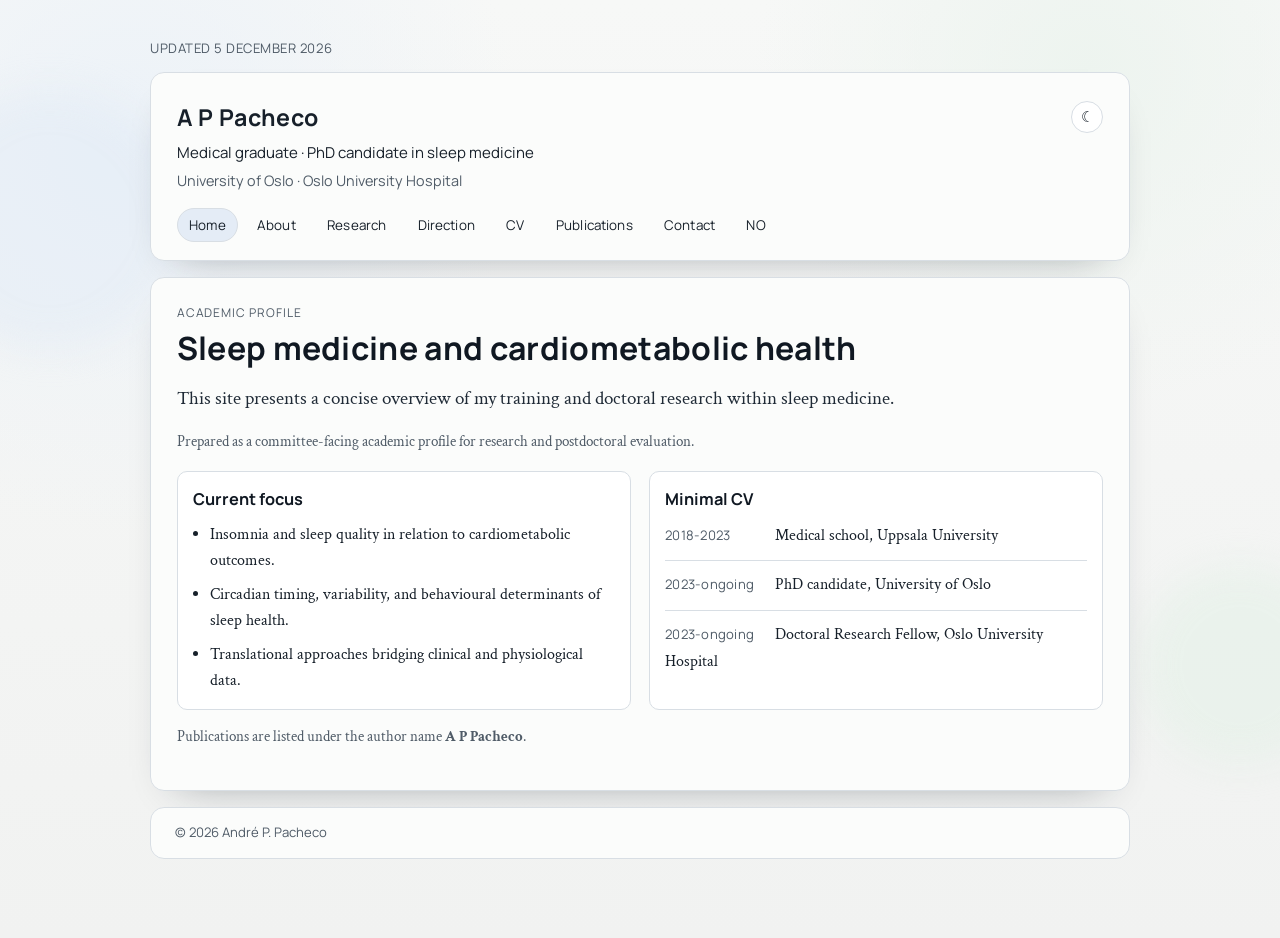
<file: index.html>
<!DOCTYPE html>
<html lang="en">
<head>
  <meta charset="utf-8">
  <title>A P Pacheco | Sleep Medicine Research</title>
  <meta name="viewport" content="width=device-width, initial-scale=1">
  <meta name="description" content="Academic profile of A P Pacheco, medical graduate and PhD candidate in sleep medicine.">
  <link rel="stylesheet" href="styles.css">
</head>
<body>
  <div class="bg-shape bg-shape-a" aria-hidden="true"></div>
  <div class="bg-shape bg-shape-b" aria-hidden="true"></div>

  <div class="site">
    <div class="dateline" id="dateline"></div>

    <header class="site-header">
      <div class="header-top">
        <a class="nameplate" href="index.html">A P Pacheco</a>
        <button class="theme-toggle" type="button" aria-label="Toggle dark mode" title="Toggle dark mode">
          <span class="theme-icon" aria-hidden="true">&#9789;</span>
          <span class="sr-only">Toggle dark mode</span>
        </button>
      </div>
      <p class="roleline">Medical graduate · PhD candidate in sleep medicine</p>
      <p class="affiliation">University of Oslo · Oslo University Hospital</p>
      <nav class="site-nav" aria-label="Primary">
        <a href="index.html" aria-current="page">Home</a>
        <a href="about.html">About</a>
        <a href="research.html">Research</a>
        <a href="future.html">Direction</a>
        <a href="docs.html">CV</a>
        <a href="publications.html">Publications</a>
        <a href="contact.html">Contact</a>
        <a href="index-no.html" lang="no" hreflang="no">NO</a>
      </nav>
    </header>

    <main>
      <section class="panel">
        <p class="eyebrow">Academic Profile</p>
        <h1>Sleep medicine and cardiometabolic health</h1>
        <p class="lead">This site presents a concise overview of my training and doctoral research within sleep medicine.</p>
        <p class="small">Prepared as a committee-facing academic profile for research and postdoctoral evaluation.</p>

        <div class="grid-two">
          <section>
            <h2>Current focus</h2>
            <ul>
              <li>Insomnia and sleep quality in relation to cardiometabolic outcomes.</li>
              <li>Circadian timing, variability, and behavioural determinants of sleep health.</li>
              <li>Translational approaches bridging clinical and physiological data.</li>
            </ul>
          </section>

          <section>
            <h2>Minimal CV</h2>
            <ul class="timeline">
              <li><span class="tl-years">2018-2023</span>Medical school, Uppsala University</li>
              <li><span class="tl-years">2023-ongoing</span>PhD candidate, University of Oslo</li>
              <li><span class="tl-years">2023-ongoing</span>Doctoral Research Fellow, Oslo University Hospital</li>
            </ul>
          </section>
        </div>

        <p class="small">Publications are listed under the author name <strong>A P Pacheco</strong>.</p>
      </section>
    </main>

    <footer class="site-footer">© <span id="y"></span> André P. Pacheco</footer>
  </div>

  <script src="site.js"></script>
</body>
</html>
</file>
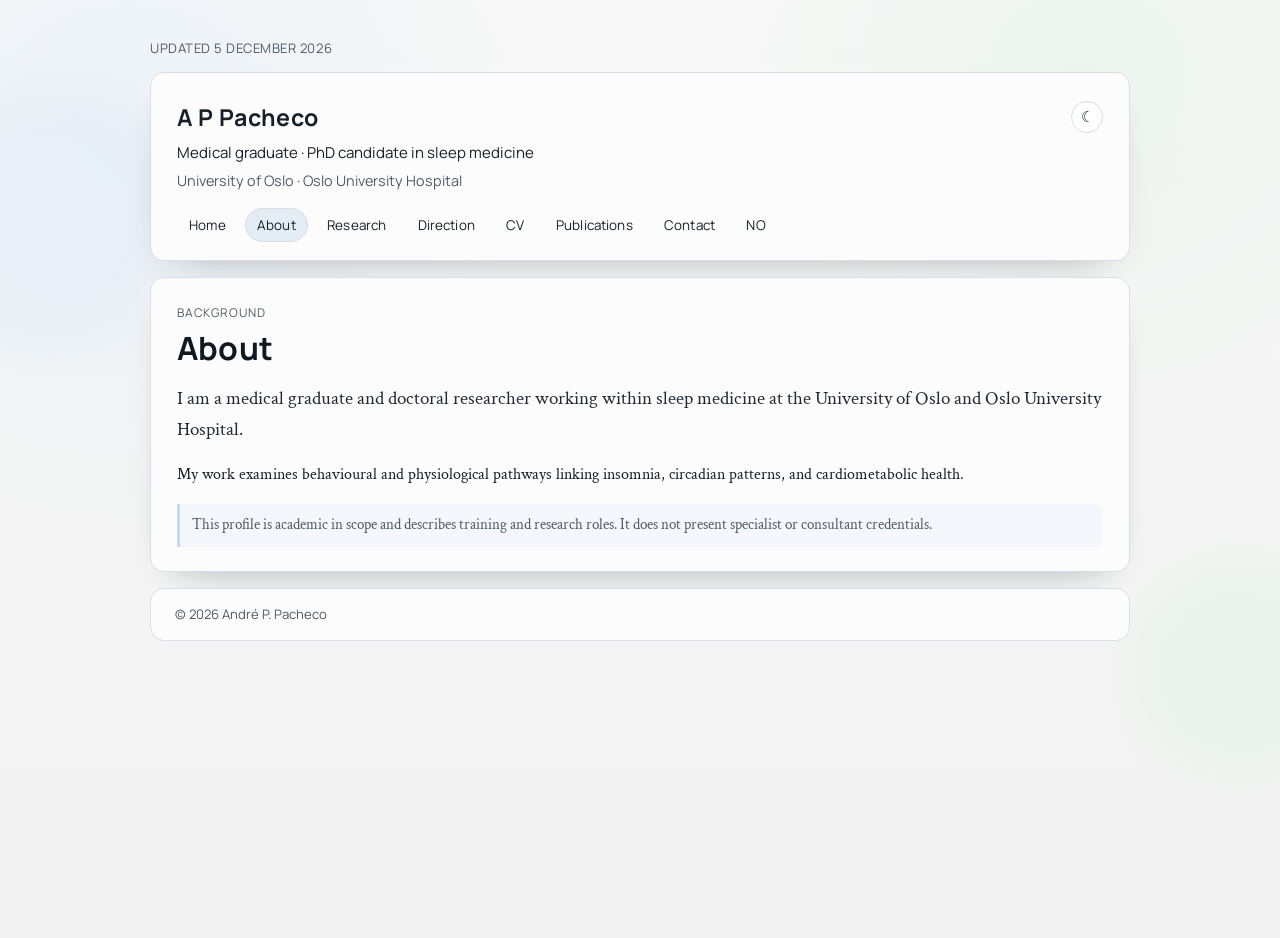
<file: about.html>
<!DOCTYPE html>
<html lang="en">
<head>
  <meta charset="utf-8">
  <title>About | A P Pacheco</title>
  <meta name="viewport" content="width=device-width, initial-scale=1">
  <meta name="description" content="About A P Pacheco: medical graduate and PhD candidate in sleep medicine.">
  <link rel="stylesheet" href="styles.css">
</head>
<body>
  <div class="bg-shape bg-shape-a" aria-hidden="true"></div>
  <div class="bg-shape bg-shape-b" aria-hidden="true"></div>

  <div class="site">
    <div class="dateline" id="dateline"></div>

    <header class="site-header">
      <div class="header-top">
        <a class="nameplate" href="index.html">A P Pacheco</a>
        <button class="theme-toggle" type="button" aria-label="Toggle dark mode" title="Toggle dark mode">
          <span class="theme-icon" aria-hidden="true">&#9789;</span>
          <span class="sr-only">Toggle dark mode</span>
        </button>
      </div>
      <p class="roleline">Medical graduate · PhD candidate in sleep medicine</p>
      <p class="affiliation">University of Oslo · Oslo University Hospital</p>
      <nav class="site-nav" aria-label="Primary">
        <a href="index.html">Home</a>
        <a href="about.html" aria-current="page">About</a>
        <a href="research.html">Research</a>
        <a href="future.html">Direction</a>
        <a href="docs.html">CV</a>
        <a href="publications.html">Publications</a>
        <a href="contact.html">Contact</a>
        <a href="om.html" lang="no" hreflang="no">NO</a>
      </nav>
    </header>

    <main>
      <section class="panel">
        <p class="eyebrow">Background</p>
        <h1>About</h1>
        <p class="lead">I am a medical graduate and doctoral researcher working within sleep medicine at the University of Oslo and Oslo University Hospital.</p>
        <p>My work examines behavioural and physiological pathways linking insomnia, circadian patterns, and cardiometabolic health.</p>

        <div class="notice small">
          This profile is academic in scope and describes training and research roles. It does not present specialist or consultant credentials.
        </div>
      </section>
    </main>

    <footer class="site-footer">© <span id="y"></span> André P. Pacheco</footer>
  </div>

  <script src="site.js"></script>
</body>
</html>
</file>
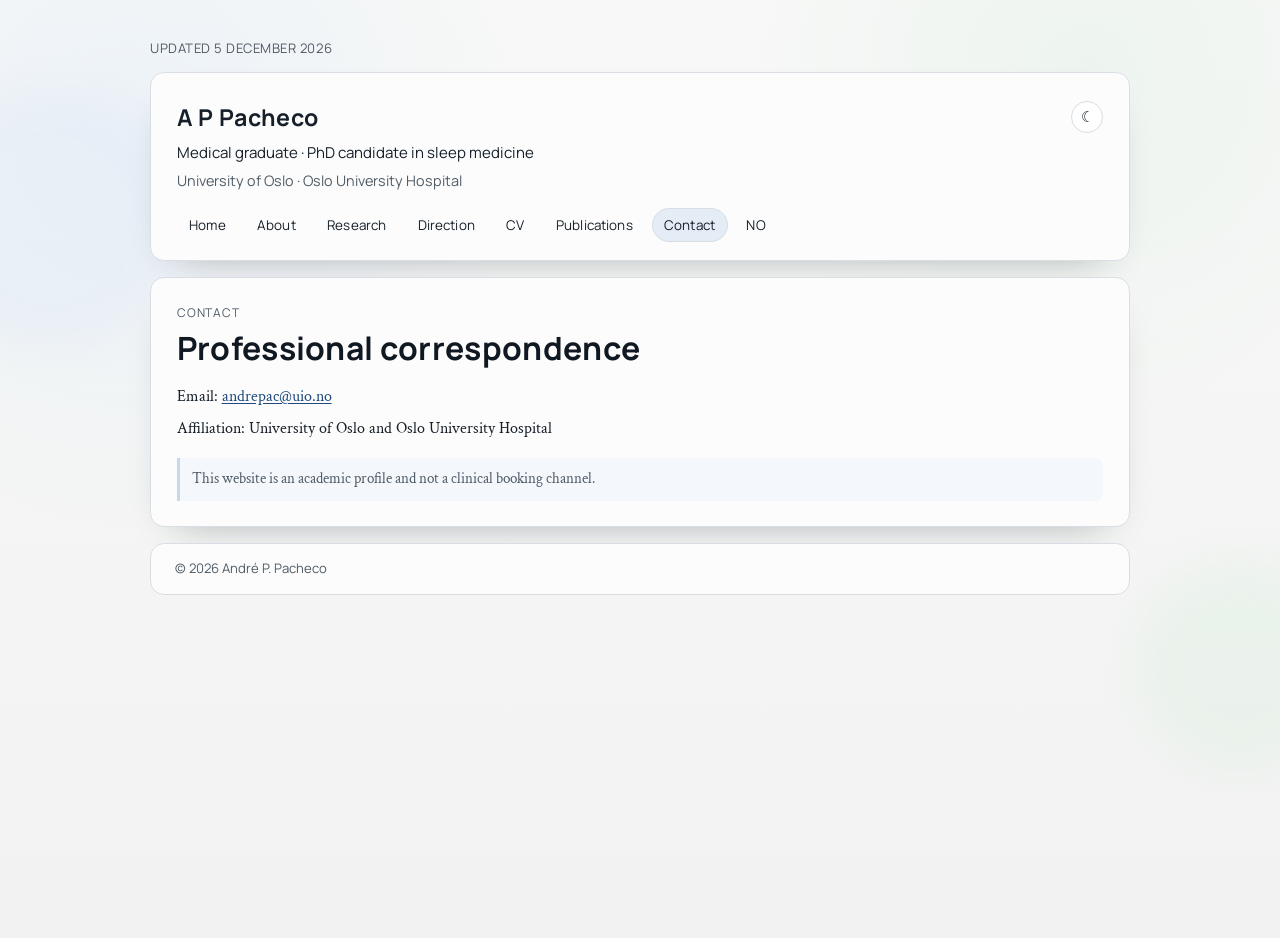
<file: contact.html>
<!DOCTYPE html>
<html lang="en">
<head>
  <meta charset="utf-8">
  <title>Contact | A P Pacheco</title>
  <meta name="viewport" content="width=device-width, initial-scale=1">
  <meta name="description" content="Contact details for A P Pacheco.">
  <link rel="stylesheet" href="styles.css">
</head>
<body>
  <div class="bg-shape bg-shape-a" aria-hidden="true"></div>
  <div class="bg-shape bg-shape-b" aria-hidden="true"></div>

  <div class="site">
    <div class="dateline" id="dateline"></div>

    <header class="site-header">
      <div class="header-top">
        <a class="nameplate" href="index.html">A P Pacheco</a>
        <button class="theme-toggle" type="button" aria-label="Toggle dark mode" title="Toggle dark mode">
          <span class="theme-icon" aria-hidden="true">&#9789;</span>
          <span class="sr-only">Toggle dark mode</span>
        </button>
      </div>
      <p class="roleline">Medical graduate · PhD candidate in sleep medicine</p>
      <p class="affiliation">University of Oslo · Oslo University Hospital</p>
      <nav class="site-nav" aria-label="Primary">
        <a href="index.html">Home</a>
        <a href="about.html">About</a>
        <a href="research.html">Research</a>
        <a href="future.html">Direction</a>
        <a href="docs.html">CV</a>
        <a href="publications.html">Publications</a>
        <a href="contact.html" aria-current="page">Contact</a>
        <a href="kontakt.html" lang="no" hreflang="no">NO</a>
      </nav>
    </header>

    <main>
      <section class="panel">
        <p class="eyebrow">Contact</p>
        <h1>Professional correspondence</h1>
        <ul class="contact-list">
          <li>Email: <a href="mailto:andrepac@uio.no">andrepac@uio.no</a></li>
          <li>Affiliation: University of Oslo and Oslo University Hospital</li>
        </ul>
        <div class="notice small">This website is an academic profile and not a clinical booking channel.</div>
      </section>
    </main>

    <footer class="site-footer">© <span id="y"></span> André P. Pacheco</footer>
  </div>

  <script src="site.js"></script>
</body>
</html>
</file>
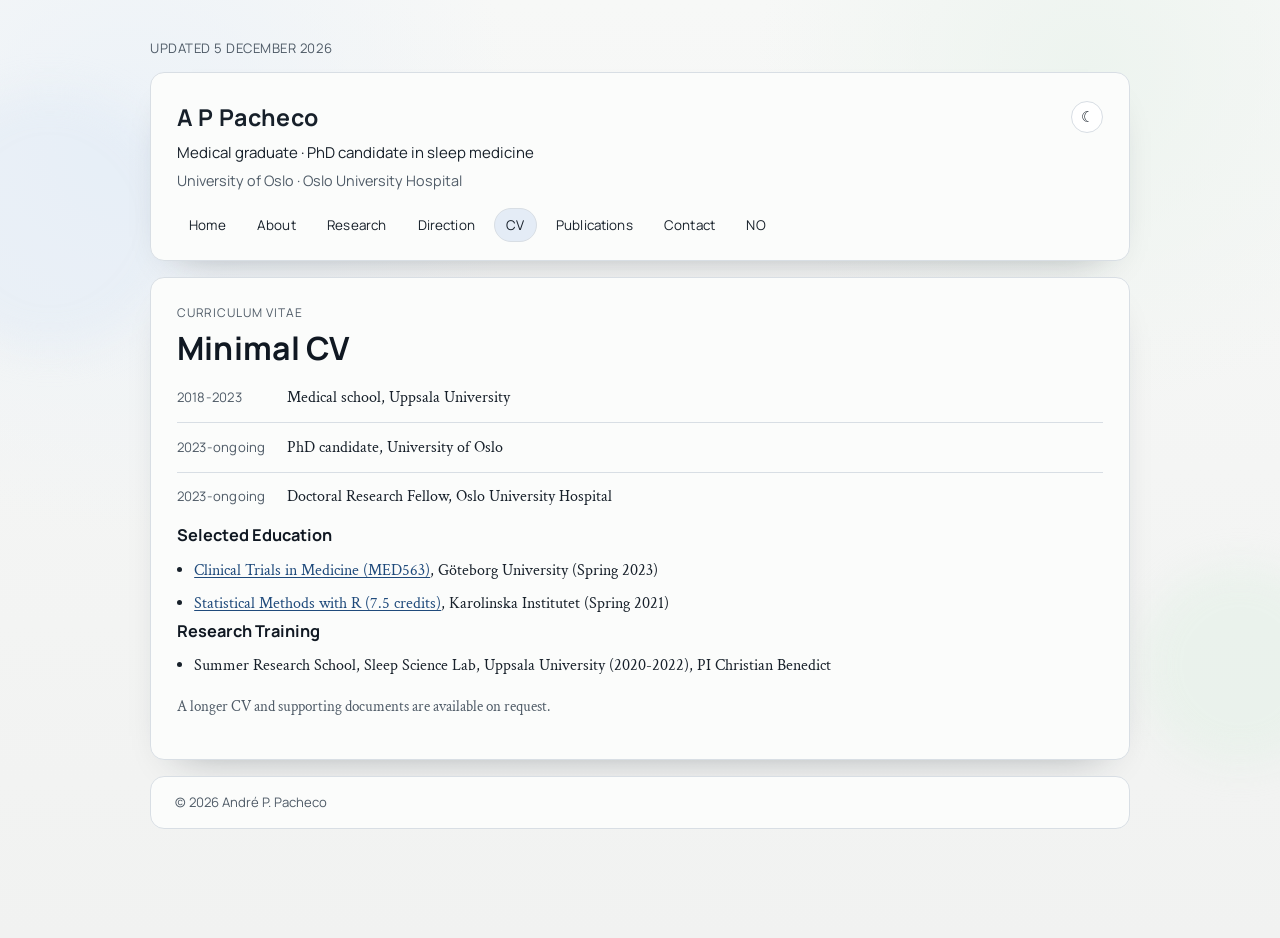
<file: docs.html>
<!DOCTYPE html>
<html lang="en">
<head>
  <meta charset="utf-8">
  <title>CV | A P Pacheco</title>
  <meta name="viewport" content="width=device-width, initial-scale=1">
  <meta name="description" content="Minimal CV for A P Pacheco.">
  <link rel="stylesheet" href="styles.css">
</head>
<body>
  <div class="bg-shape bg-shape-a" aria-hidden="true"></div>
  <div class="bg-shape bg-shape-b" aria-hidden="true"></div>

  <div class="site">
    <div class="dateline" id="dateline"></div>

    <header class="site-header">
      <div class="header-top">
        <a class="nameplate" href="index.html">A P Pacheco</a>
        <button class="theme-toggle" type="button" aria-label="Toggle dark mode" title="Toggle dark mode">
          <span class="theme-icon" aria-hidden="true">&#9789;</span>
          <span class="sr-only">Toggle dark mode</span>
        </button>
      </div>
      <p class="roleline">Medical graduate · PhD candidate in sleep medicine</p>
      <p class="affiliation">University of Oslo · Oslo University Hospital</p>
      <nav class="site-nav" aria-label="Primary">
        <a href="index.html">Home</a>
        <a href="about.html">About</a>
        <a href="research.html">Research</a>
        <a href="future.html">Direction</a>
        <a href="docs.html" aria-current="page">CV</a>
        <a href="publications.html">Publications</a>
        <a href="contact.html">Contact</a>
        <a href="dokumenter.html" lang="no" hreflang="no">NO</a>
      </nav>
    </header>

    <main>
      <section class="panel">
        <p class="eyebrow">Curriculum Vitae</p>
        <h1>Minimal CV</h1>
        <ul class="timeline">
          <li><span class="tl-years">2018-2023</span>Medical school, Uppsala University</li>
          <li><span class="tl-years">2023-ongoing</span>PhD candidate, University of Oslo</li>
          <li><span class="tl-years">2023-ongoing</span>Doctoral Research Fellow, Oslo University Hospital</li>
        </ul>
        <h2>Selected Education</h2>
        <ul>
          <li><a href="https://www.gu.se/en/study-gothenburg/clinical-trials-in-medicine-med563" target="_blank" rel="noopener">Clinical Trials in Medicine (MED563)</a>, Göteborg University (Spring 2023)</li>
          <li><a href="https://utbildning.ki.se/student-pa-ki/alla-kurs-och-programwebbar/statistiska-metoder-med-r-75-hp" target="_blank" rel="noopener">Statistical Methods with R (7.5 credits)</a>, Karolinska Institutet (Spring 2021)</li>
        </ul>
        <h2>Research Training</h2>
        <ul>
          <li>Summer Research School, Sleep Science Lab, Uppsala University (2020-2022), PI Christian Benedict</li>
        </ul>
        <p class="small">A longer CV and supporting documents are available on request.</p>
      </section>
    </main>

    <footer class="site-footer">© <span id="y"></span> André P. Pacheco</footer>
  </div>

  <script src="site.js"></script>
</body>
</html>
</file>
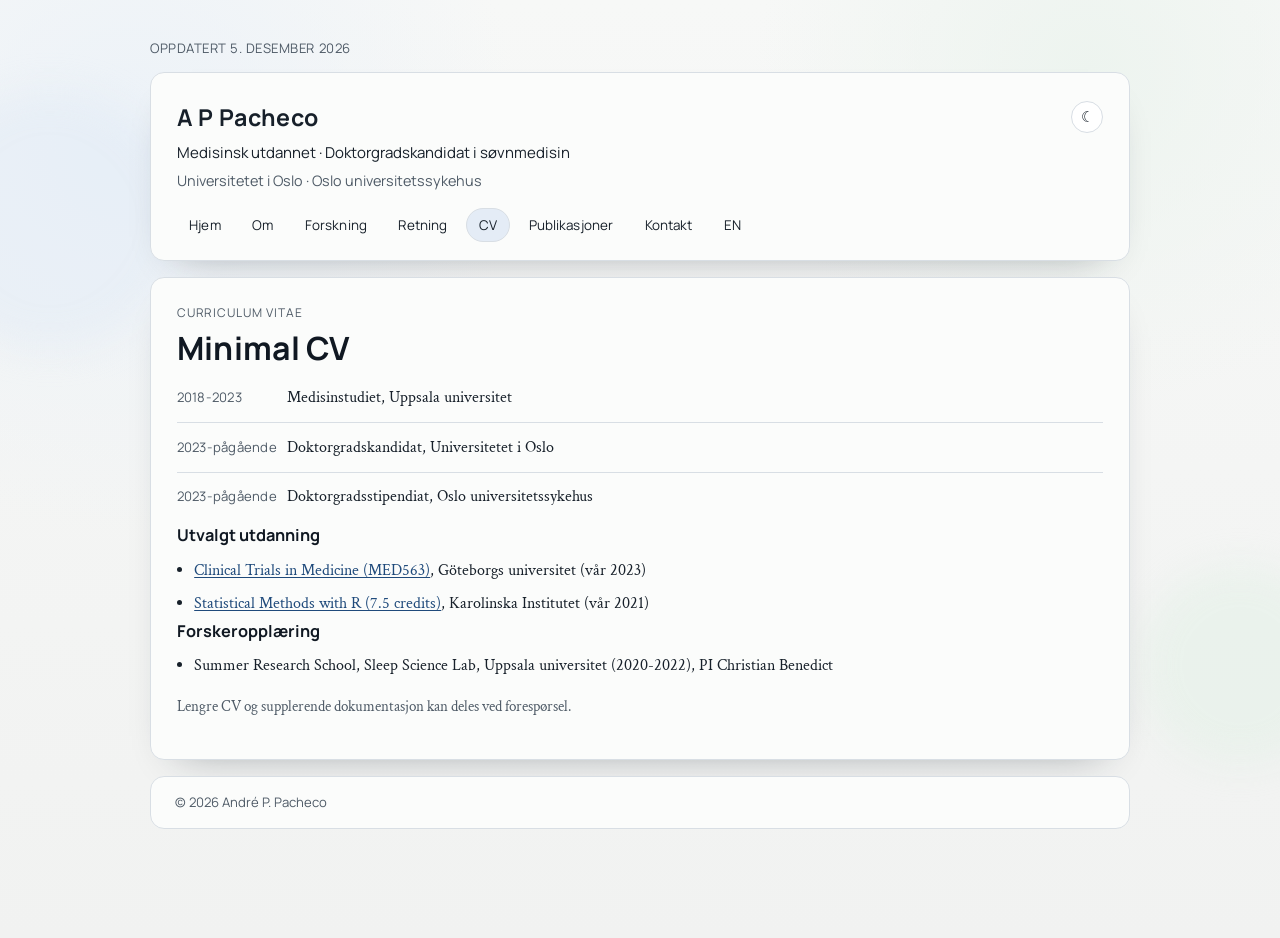
<file: dokumenter.html>
<!DOCTYPE html>
<html lang="no">
<head>
  <meta charset="utf-8">
  <title>CV | A P Pacheco</title>
  <meta name="viewport" content="width=device-width, initial-scale=1">
  <meta name="description" content="Kort CV for A P Pacheco.">
  <link rel="stylesheet" href="styles.css">
</head>
<body>
  <div class="bg-shape bg-shape-a" aria-hidden="true"></div>
  <div class="bg-shape bg-shape-b" aria-hidden="true"></div>

  <div class="site">
    <div class="dateline" id="dateline"></div>

    <header class="site-header">
      <div class="header-top">
        <a class="nameplate" href="index-no.html">A P Pacheco</a>
        <button class="theme-toggle" type="button" aria-label="Toggle dark mode" title="Toggle dark mode">
          <span class="theme-icon" aria-hidden="true">&#9789;</span>
          <span class="sr-only">Toggle dark mode</span>
        </button>
      </div>
      <p class="roleline">Medisinsk utdannet · Doktorgradskandidat i søvnmedisin</p>
      <p class="affiliation">Universitetet i Oslo · Oslo universitetssykehus</p>
      <nav class="site-nav" aria-label="Hovedmeny">
        <a href="index-no.html">Hjem</a>
        <a href="om.html">Om</a>
        <a href="forskning.html">Forskning</a>
        <a href="videre.html">Retning</a>
        <a href="dokumenter.html" aria-current="page">CV</a>
        <a href="publications-no.html">Publikasjoner</a>
        <a href="kontakt.html">Kontakt</a>
        <a href="docs.html" lang="en" hreflang="en">EN</a>
      </nav>
    </header>

    <main>
      <section class="panel">
        <p class="eyebrow">Curriculum Vitae</p>
        <h1>Minimal CV</h1>
        <ul class="timeline">
          <li><span class="tl-years">2018-2023</span>Medisinstudiet, Uppsala universitet</li>
          <li><span class="tl-years">2023-pågående</span>Doktorgradskandidat, Universitetet i Oslo</li>
          <li><span class="tl-years">2023-pågående</span>Doktorgradsstipendiat, Oslo universitetssykehus</li>
        </ul>
        <h2>Utvalgt utdanning</h2>
        <ul>
          <li><a href="https://www.gu.se/en/study-gothenburg/clinical-trials-in-medicine-med563" target="_blank" rel="noopener">Clinical Trials in Medicine (MED563)</a>, Göteborgs universitet (vår 2023)</li>
          <li><a href="https://utbildning.ki.se/student-pa-ki/alla-kurs-och-programwebbar/statistiska-metoder-med-r-75-hp" target="_blank" rel="noopener">Statistical Methods with R (7.5 credits)</a>, Karolinska Institutet (vår 2021)</li>
        </ul>
        <h2>Forskeropplæring</h2>
        <ul>
          <li>Summer Research School, Sleep Science Lab, Uppsala universitet (2020-2022), PI Christian Benedict</li>
        </ul>
        <p class="small">Lengre CV og supplerende dokumentasjon kan deles ved forespørsel.</p>
      </section>
    </main>

    <footer class="site-footer">© <span id="y"></span> André P. Pacheco</footer>
  </div>

  <script src="site.js"></script>
</body>
</html>
</file>
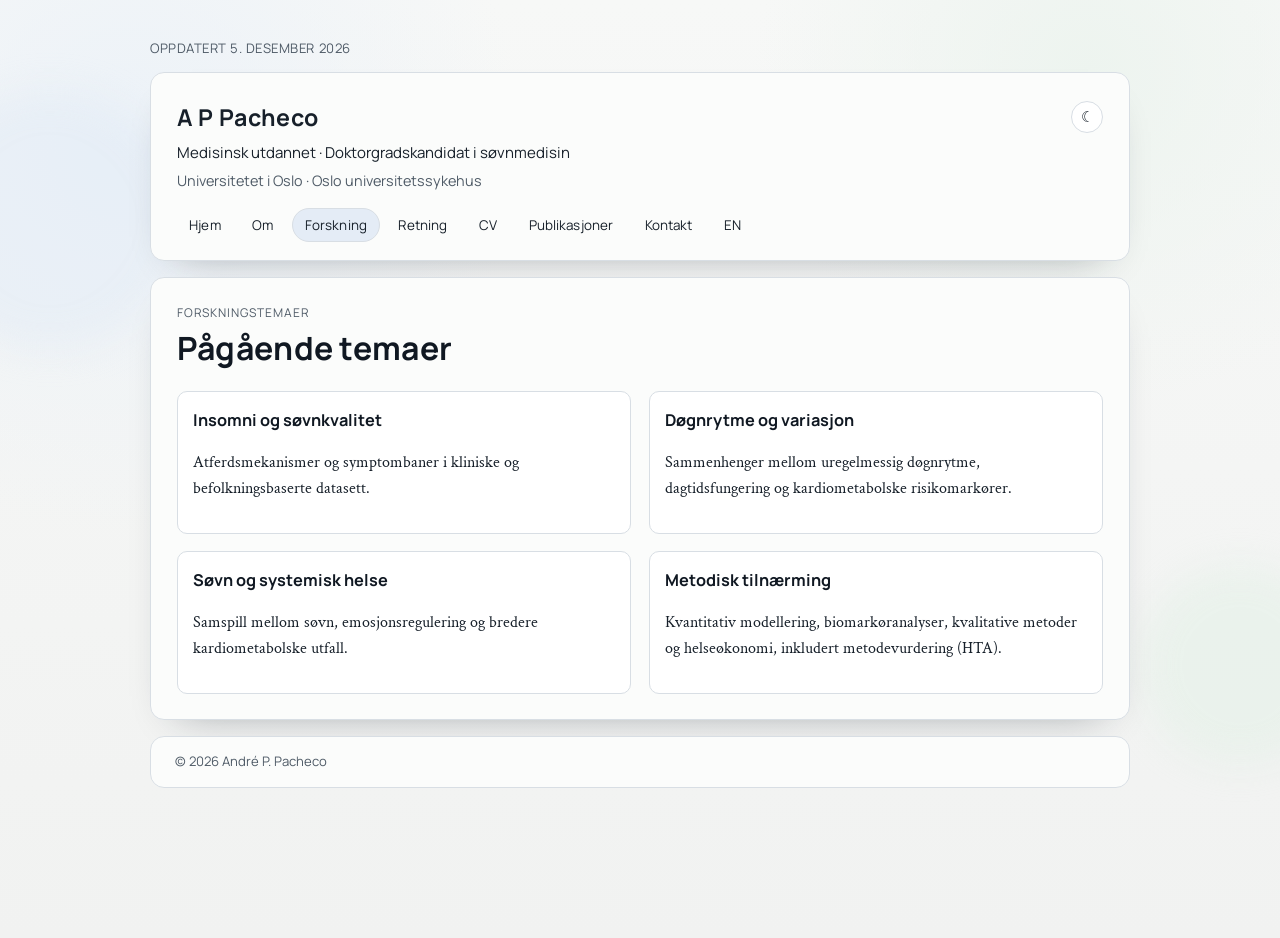
<file: forskning.html>
<!DOCTYPE html>
<html lang="no">
<head>
  <meta charset="utf-8">
  <title>Forskning | A P Pacheco</title>
  <meta name="viewport" content="width=device-width, initial-scale=1">
  <meta name="description" content="Forskningstemaer innen insomni, døgnrytme og kardiometabolsk helse.">
  <link rel="stylesheet" href="styles.css">
</head>
<body>
  <div class="bg-shape bg-shape-a" aria-hidden="true"></div>
  <div class="bg-shape bg-shape-b" aria-hidden="true"></div>

  <div class="site">
    <div class="dateline" id="dateline"></div>

    <header class="site-header">
      <div class="header-top">
        <a class="nameplate" href="index-no.html">A P Pacheco</a>
        <button class="theme-toggle" type="button" aria-label="Toggle dark mode" title="Toggle dark mode">
          <span class="theme-icon" aria-hidden="true">&#9789;</span>
          <span class="sr-only">Toggle dark mode</span>
        </button>
      </div>
      <p class="roleline">Medisinsk utdannet · Doktorgradskandidat i søvnmedisin</p>
      <p class="affiliation">Universitetet i Oslo · Oslo universitetssykehus</p>
      <nav class="site-nav" aria-label="Hovedmeny">
        <a href="index-no.html">Hjem</a>
        <a href="om.html">Om</a>
        <a href="forskning.html" aria-current="page">Forskning</a>
        <a href="videre.html">Retning</a>
        <a href="dokumenter.html">CV</a>
        <a href="publications-no.html">Publikasjoner</a>
        <a href="kontakt.html">Kontakt</a>
        <a href="research.html" lang="en" hreflang="en">EN</a>
      </nav>
    </header>

    <main>
      <section class="panel">
        <p class="eyebrow">Forskningstemaer</p>
        <h1>Pågående temaer</h1>

        <div class="grid-two">
          <section>
            <h2>Insomni og søvnkvalitet</h2>
            <p>Atferdsmekanismer og symptombaner i kliniske og befolkningsbaserte datasett.</p>
          </section>

          <section>
            <h2>Døgnrytme og variasjon</h2>
            <p>Sammenhenger mellom uregelmessig døgnrytme, dagtidsfungering og kardiometabolske risikomarkører.</p>
          </section>

          <section>
            <h2>Søvn og systemisk helse</h2>
            <p>Samspill mellom søvn, emosjonsregulering og bredere kardiometabolske utfall.</p>
          </section>

          <section>
            <h2>Metodisk tilnærming</h2>
            <p>Kvantitativ modellering, biomarkøranalyser, kvalitative metoder og helseøkonomi, inkludert metodevurdering (HTA).</p>
          </section>
        </div>
      </section>
    </main>

    <footer class="site-footer">© <span id="y"></span> André P. Pacheco</footer>
  </div>

  <script src="site.js"></script>
</body>
</html>
</file>
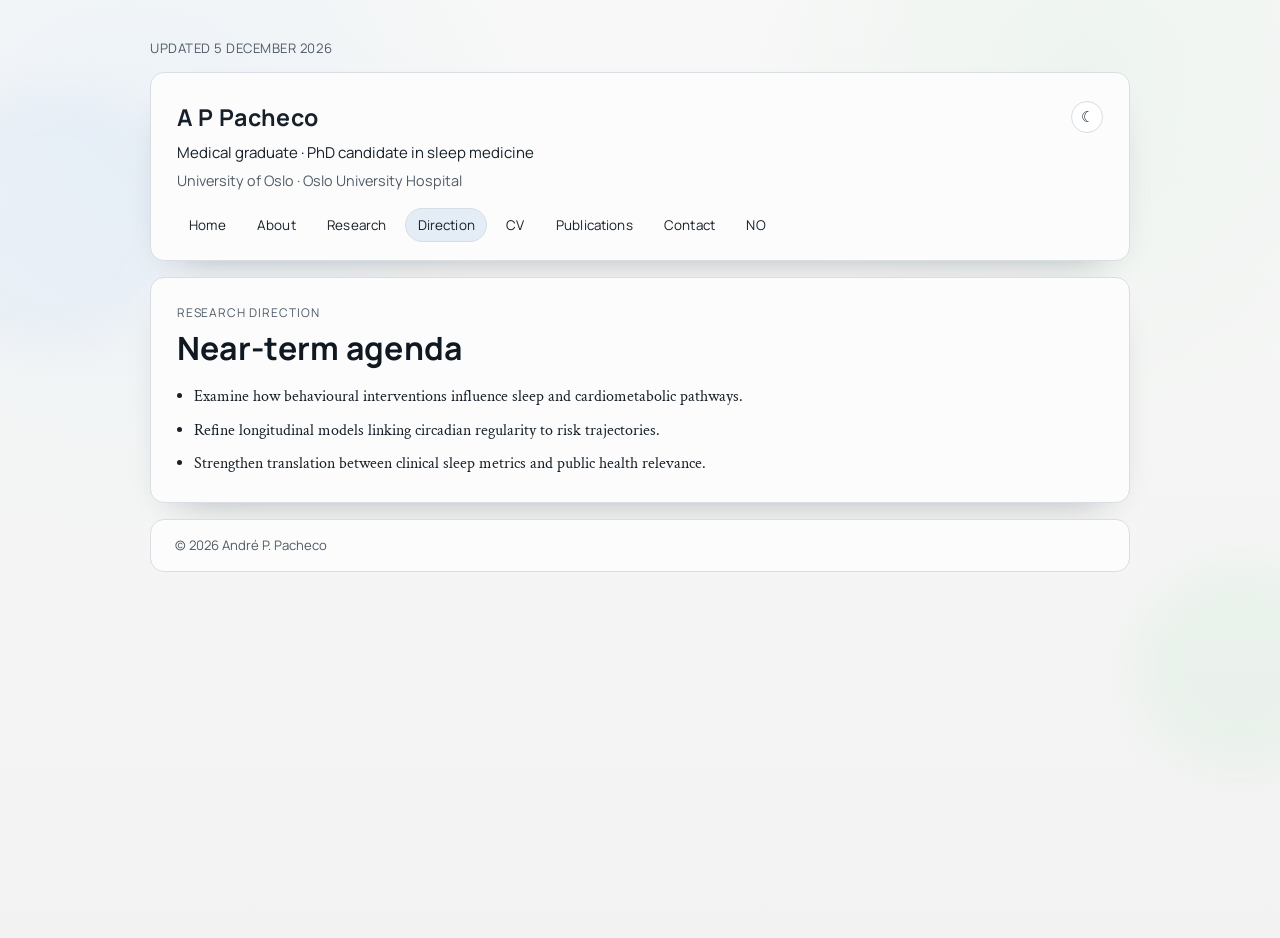
<file: future.html>
<!DOCTYPE html>
<html lang="en">
<head>
  <meta charset="utf-8">
  <title>Direction | A P Pacheco</title>
  <meta name="viewport" content="width=device-width, initial-scale=1">
  <meta name="description" content="Planned research direction in sleep medicine and cardiometabolic health.">
  <link rel="stylesheet" href="styles.css">
</head>
<body>
  <div class="bg-shape bg-shape-a" aria-hidden="true"></div>
  <div class="bg-shape bg-shape-b" aria-hidden="true"></div>

  <div class="site">
    <div class="dateline" id="dateline"></div>

    <header class="site-header">
      <div class="header-top">
        <a class="nameplate" href="index.html">A P Pacheco</a>
        <button class="theme-toggle" type="button" aria-label="Toggle dark mode" title="Toggle dark mode">
          <span class="theme-icon" aria-hidden="true">&#9789;</span>
          <span class="sr-only">Toggle dark mode</span>
        </button>
      </div>
      <p class="roleline">Medical graduate · PhD candidate in sleep medicine</p>
      <p class="affiliation">University of Oslo · Oslo University Hospital</p>
      <nav class="site-nav" aria-label="Primary">
        <a href="index.html">Home</a>
        <a href="about.html">About</a>
        <a href="research.html">Research</a>
        <a href="future.html" aria-current="page">Direction</a>
        <a href="docs.html">CV</a>
        <a href="publications.html">Publications</a>
        <a href="contact.html">Contact</a>
        <a href="videre.html" lang="no" hreflang="no">NO</a>
      </nav>
    </header>

    <main>
      <section class="panel">
        <p class="eyebrow">Research Direction</p>
        <h1>Near-term agenda</h1>
        <ul>
          <li>Examine how behavioural interventions influence sleep and cardiometabolic pathways.</li>
          <li>Refine longitudinal models linking circadian regularity to risk trajectories.</li>
          <li>Strengthen translation between clinical sleep metrics and public health relevance.</li>
        </ul>
      </section>
    </main>

    <footer class="site-footer">© <span id="y"></span> André P. Pacheco</footer>
  </div>

  <script src="site.js"></script>
</body>
</html>
</file>
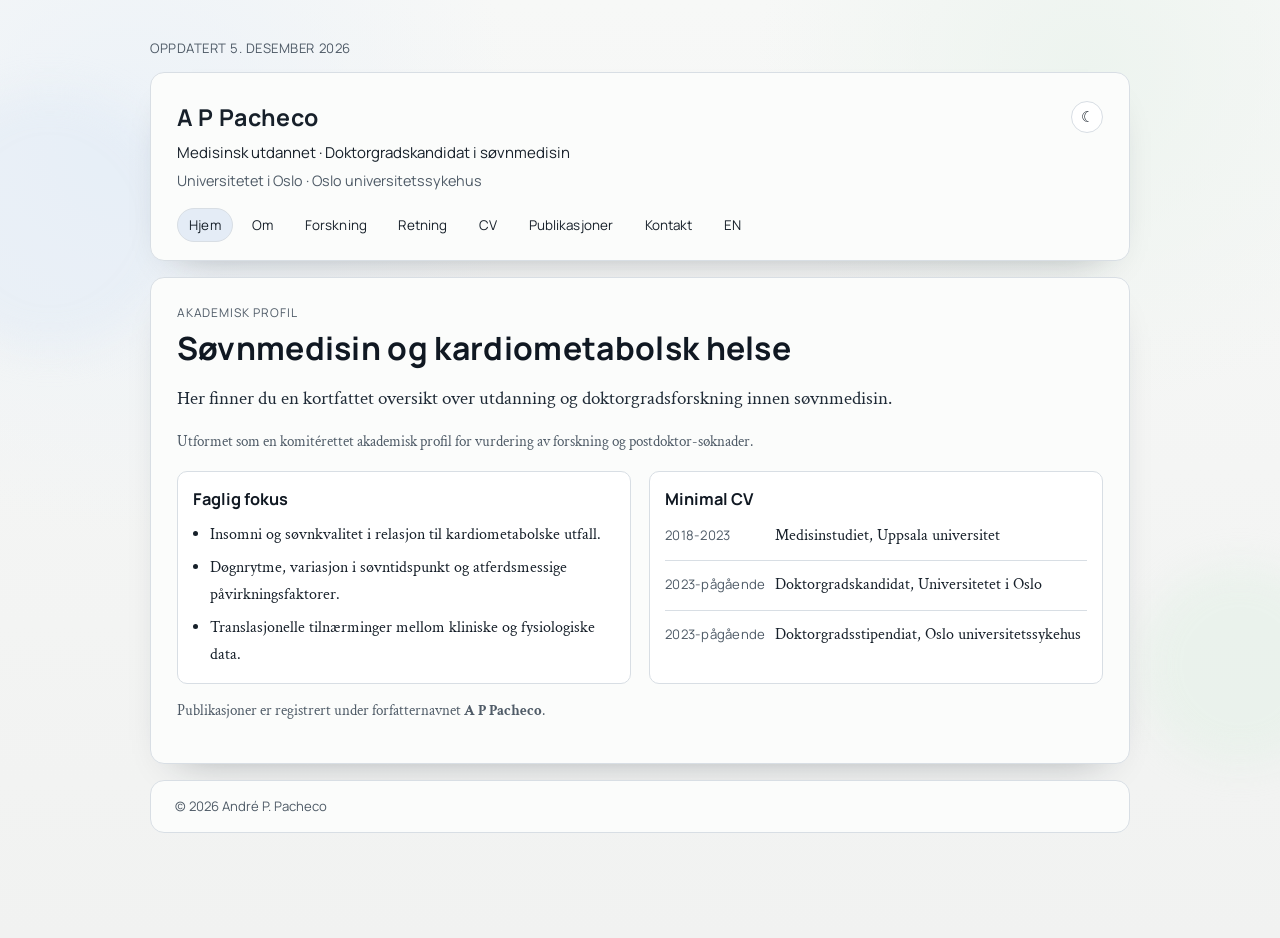
<file: index-no.html>
<!DOCTYPE html>
<html lang="no">
<head>
  <meta charset="utf-8">
  <title>A P Pacheco | Søvnmedisinsk forskning</title>
  <meta name="viewport" content="width=device-width, initial-scale=1">
  <meta name="description" content="Akademisk profil for A P Pacheco, medisinsk utdannet og doktorgradskandidat i søvnmedisin.">
  <link rel="stylesheet" href="styles.css">
</head>
<body>
  <div class="bg-shape bg-shape-a" aria-hidden="true"></div>
  <div class="bg-shape bg-shape-b" aria-hidden="true"></div>

  <div class="site">
    <div class="dateline" id="dateline"></div>

    <header class="site-header">
      <div class="header-top">
        <a class="nameplate" href="index-no.html">A P Pacheco</a>
        <button class="theme-toggle" type="button" aria-label="Toggle dark mode" title="Toggle dark mode">
          <span class="theme-icon" aria-hidden="true">&#9789;</span>
          <span class="sr-only">Toggle dark mode</span>
        </button>
      </div>
      <p class="roleline">Medisinsk utdannet · Doktorgradskandidat i søvnmedisin</p>
      <p class="affiliation">Universitetet i Oslo · Oslo universitetssykehus</p>
      <nav class="site-nav" aria-label="Hovedmeny">
        <a href="index-no.html" aria-current="page">Hjem</a>
        <a href="om.html">Om</a>
        <a href="forskning.html">Forskning</a>
        <a href="videre.html">Retning</a>
        <a href="dokumenter.html">CV</a>
        <a href="publications-no.html">Publikasjoner</a>
        <a href="kontakt.html">Kontakt</a>
        <a href="index.html" lang="en" hreflang="en">EN</a>
      </nav>
    </header>

    <main>
      <section class="panel">
        <p class="eyebrow">Akademisk profil</p>
        <h1>Søvnmedisin og kardiometabolsk helse</h1>
        <p class="lead">Her finner du en kortfattet oversikt over utdanning og doktorgradsforskning innen søvnmedisin.</p>
        <p class="small">Utformet som en komitérettet akademisk profil for vurdering av forskning og postdoktor-søknader.</p>

        <div class="grid-two">
          <section>
            <h2>Faglig fokus</h2>
            <ul>
              <li>Insomni og søvnkvalitet i relasjon til kardiometabolske utfall.</li>
              <li>Døgnrytme, variasjon i søvntidspunkt og atferdsmessige påvirkningsfaktorer.</li>
              <li>Translasjonelle tilnærminger mellom kliniske og fysiologiske data.</li>
            </ul>
          </section>

          <section>
            <h2>Minimal CV</h2>
            <ul class="timeline">
              <li><span class="tl-years">2018-2023</span>Medisinstudiet, Uppsala universitet</li>
              <li><span class="tl-years">2023-pågående</span>Doktorgradskandidat, Universitetet i Oslo</li>
              <li><span class="tl-years">2023-pågående</span>Doktorgradsstipendiat, Oslo universitetssykehus</li>
            </ul>
          </section>
        </div>

        <p class="small">Publikasjoner er registrert under forfatternavnet <strong>A P Pacheco</strong>.</p>
      </section>
    </main>

    <footer class="site-footer">© <span id="y"></span> André P. Pacheco</footer>
  </div>

  <script src="site.js"></script>
</body>
</html>
</file>
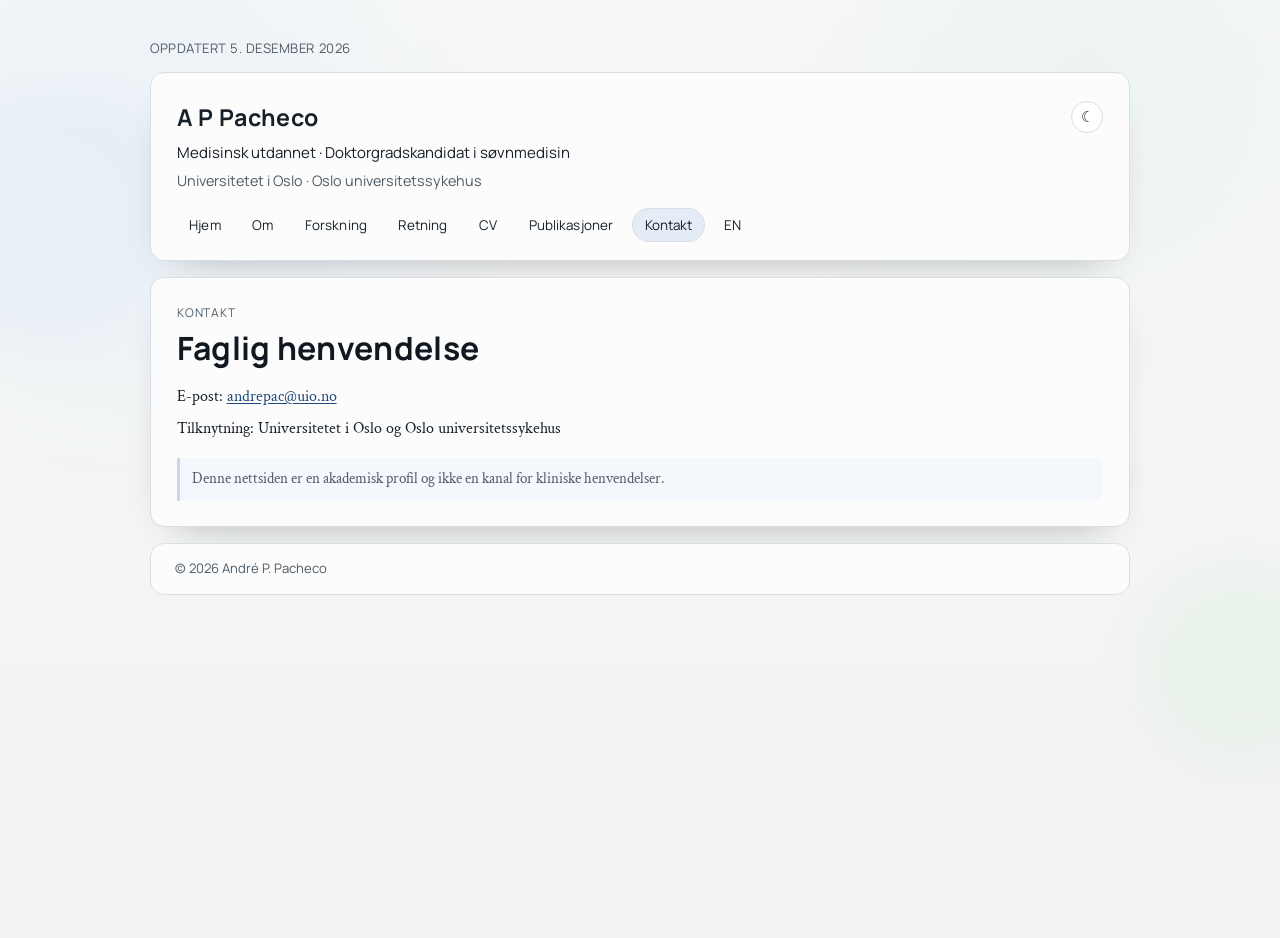
<file: kontakt.html>
<!DOCTYPE html>
<html lang="no">
<head>
  <meta charset="utf-8">
  <title>Kontakt | A P Pacheco</title>
  <meta name="viewport" content="width=device-width, initial-scale=1">
  <meta name="description" content="Kontaktinformasjon for A P Pacheco.">
  <link rel="stylesheet" href="styles.css">
</head>
<body>
  <div class="bg-shape bg-shape-a" aria-hidden="true"></div>
  <div class="bg-shape bg-shape-b" aria-hidden="true"></div>

  <div class="site">
    <div class="dateline" id="dateline"></div>

    <header class="site-header">
      <div class="header-top">
        <a class="nameplate" href="index-no.html">A P Pacheco</a>
        <button class="theme-toggle" type="button" aria-label="Toggle dark mode" title="Toggle dark mode">
          <span class="theme-icon" aria-hidden="true">&#9789;</span>
          <span class="sr-only">Toggle dark mode</span>
        </button>
      </div>
      <p class="roleline">Medisinsk utdannet · Doktorgradskandidat i søvnmedisin</p>
      <p class="affiliation">Universitetet i Oslo · Oslo universitetssykehus</p>
      <nav class="site-nav" aria-label="Hovedmeny">
        <a href="index-no.html">Hjem</a>
        <a href="om.html">Om</a>
        <a href="forskning.html">Forskning</a>
        <a href="videre.html">Retning</a>
        <a href="dokumenter.html">CV</a>
        <a href="publications-no.html">Publikasjoner</a>
        <a href="kontakt.html" aria-current="page">Kontakt</a>
        <a href="contact.html" lang="en" hreflang="en">EN</a>
      </nav>
    </header>

    <main>
      <section class="panel">
        <p class="eyebrow">Kontakt</p>
        <h1>Faglig henvendelse</h1>
        <ul class="contact-list">
          <li>E-post: <a href="mailto:andrepac@uio.no">andrepac@uio.no</a></li>
          <li>Tilknytning: Universitetet i Oslo og Oslo universitetssykehus</li>
        </ul>
        <div class="notice small">Denne nettsiden er en akademisk profil og ikke en kanal for kliniske henvendelser.</div>
      </section>
    </main>

    <footer class="site-footer">© <span id="y"></span> André P. Pacheco</footer>
  </div>

  <script src="site.js"></script>
</body>
</html>
</file>
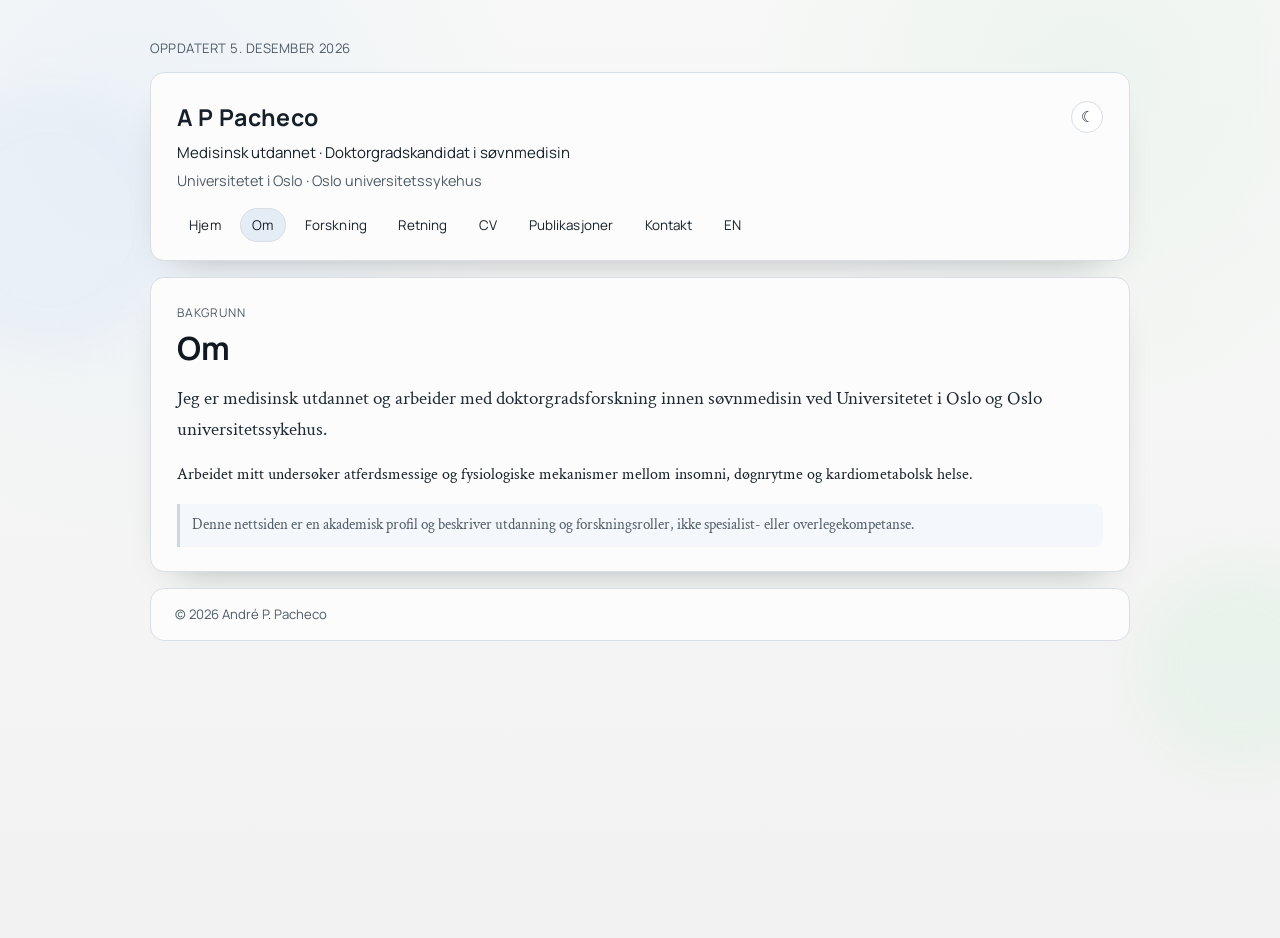
<file: om.html>
<!DOCTYPE html>
<html lang="no">
<head>
  <meta charset="utf-8">
  <title>Om | A P Pacheco</title>
  <meta name="viewport" content="width=device-width, initial-scale=1">
  <meta name="description" content="Om A P Pacheco: medisinsk utdannet og doktorgradskandidat i søvnmedisin.">
  <link rel="stylesheet" href="styles.css">
</head>
<body>
  <div class="bg-shape bg-shape-a" aria-hidden="true"></div>
  <div class="bg-shape bg-shape-b" aria-hidden="true"></div>

  <div class="site">
    <div class="dateline" id="dateline"></div>

    <header class="site-header">
      <div class="header-top">
        <a class="nameplate" href="index-no.html">A P Pacheco</a>
        <button class="theme-toggle" type="button" aria-label="Toggle dark mode" title="Toggle dark mode">
          <span class="theme-icon" aria-hidden="true">&#9789;</span>
          <span class="sr-only">Toggle dark mode</span>
        </button>
      </div>
      <p class="roleline">Medisinsk utdannet · Doktorgradskandidat i søvnmedisin</p>
      <p class="affiliation">Universitetet i Oslo · Oslo universitetssykehus</p>
      <nav class="site-nav" aria-label="Hovedmeny">
        <a href="index-no.html">Hjem</a>
        <a href="om.html" aria-current="page">Om</a>
        <a href="forskning.html">Forskning</a>
        <a href="videre.html">Retning</a>
        <a href="dokumenter.html">CV</a>
        <a href="publications-no.html">Publikasjoner</a>
        <a href="kontakt.html">Kontakt</a>
        <a href="about.html" lang="en" hreflang="en">EN</a>
      </nav>
    </header>

    <main>
      <section class="panel">
        <p class="eyebrow">Bakgrunn</p>
        <h1>Om</h1>
        <p class="lead">Jeg er medisinsk utdannet og arbeider med doktorgradsforskning innen søvnmedisin ved Universitetet i Oslo og Oslo universitetssykehus.</p>
        <p>Arbeidet mitt undersøker atferdsmessige og fysiologiske mekanismer mellom insomni, døgnrytme og kardiometabolsk helse.</p>

        <div class="notice small">
          Denne nettsiden er en akademisk profil og beskriver utdanning og forskningsroller, ikke spesialist- eller overlegekompetanse.
        </div>
      </section>
    </main>

    <footer class="site-footer">© <span id="y"></span> André P. Pacheco</footer>
  </div>

  <script src="site.js"></script>
</body>
</html>
</file>
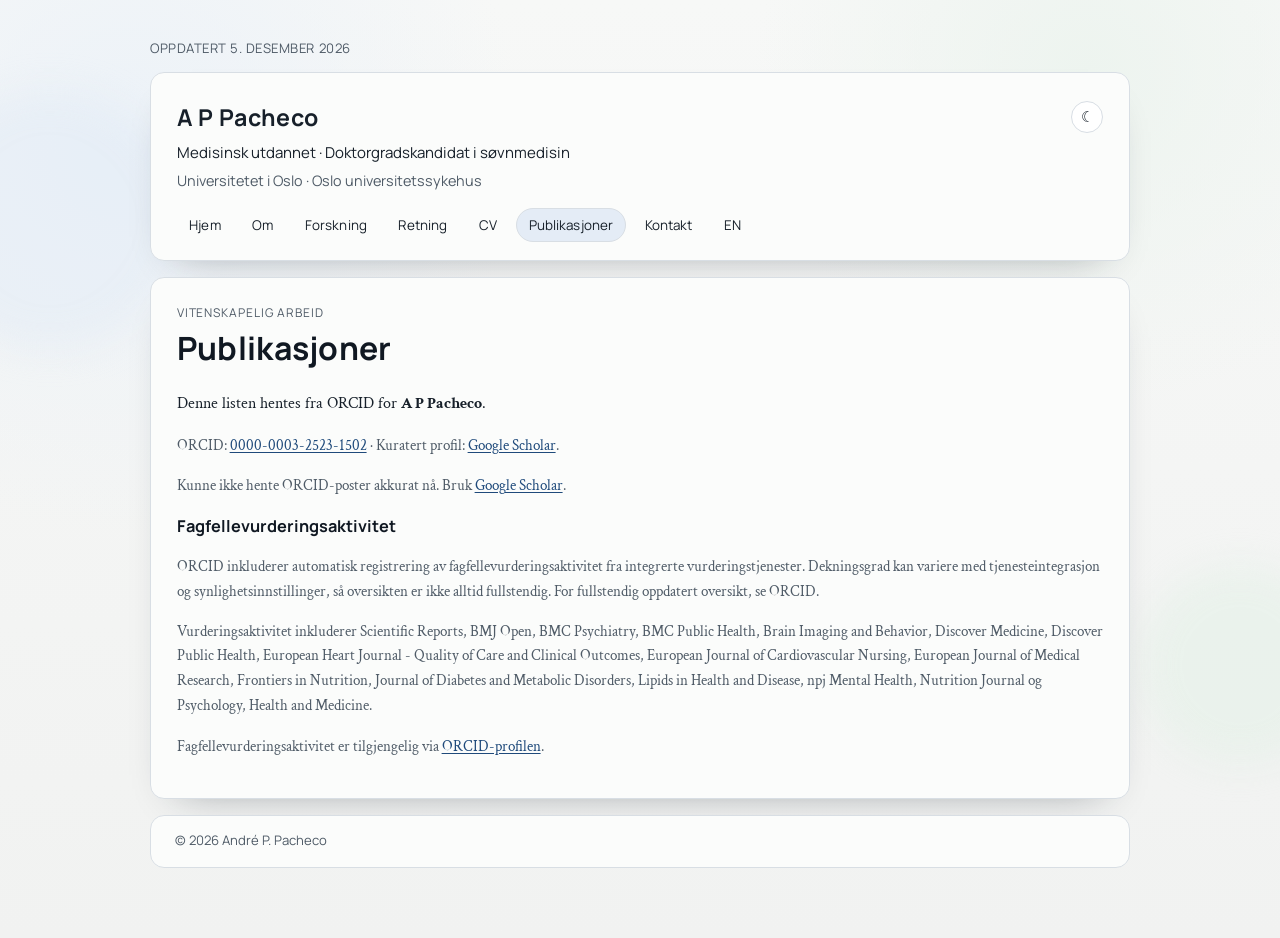
<file: publications-no.html>
<!DOCTYPE html>
<html lang="no">
<head>
  <meta charset="utf-8">
  <title>Publikasjoner | A P Pacheco</title>
  <meta name="viewport" content="width=device-width, initial-scale=1">
  <meta name="description" content="Publikasjonsprofil for A P Pacheco.">
  <link rel="stylesheet" href="styles.css">
</head>
<body>
  <div class="bg-shape bg-shape-a" aria-hidden="true"></div>
  <div class="bg-shape bg-shape-b" aria-hidden="true"></div>

  <div class="site">
    <div class="dateline" id="dateline"></div>

    <header class="site-header">
      <div class="header-top">
        <a class="nameplate" href="index-no.html">A P Pacheco</a>
        <button class="theme-toggle" type="button" aria-label="Toggle dark mode" title="Toggle dark mode">
          <span class="theme-icon" aria-hidden="true">&#9789;</span>
          <span class="sr-only">Toggle dark mode</span>
        </button>
      </div>
      <p class="roleline">Medisinsk utdannet · Doktorgradskandidat i søvnmedisin</p>
      <p class="affiliation">Universitetet i Oslo · Oslo universitetssykehus</p>
      <nav class="site-nav" aria-label="Hovedmeny">
        <a href="index-no.html">Hjem</a>
        <a href="om.html">Om</a>
        <a href="forskning.html">Forskning</a>
        <a href="videre.html">Retning</a>
        <a href="dokumenter.html">CV</a>
        <a href="publications-no.html" aria-current="page">Publikasjoner</a>
        <a href="kontakt.html">Kontakt</a>
        <a href="publications.html" lang="en" hreflang="en">EN</a>
      </nav>
    </header>

    <main>
      <section class="panel">
        <p class="eyebrow">Vitenskapelig arbeid</p>
        <h1>Publikasjoner</h1>
        <p>Denne listen hentes fra ORCID for <strong>A P Pacheco</strong>.</p>
        <p class="small">ORCID: <a href="https://orcid.org/0000-0003-2523-1502" target="_blank" rel="noopener">0000-0003-2523-1502</a> · Kuratert profil: <a href="https://scholar.google.com/citations?user=V2PIw6MAAAAJ&hl=no" target="_blank" rel="noopener">Google Scholar</a>.</p>
        <div id="pub-status" class="pub-status">Laster publikasjoner fra ORCID...</div>
        <ol id="pub-list" class="pub-list" aria-live="polite"></ol>
        <h2>Fagfellevurderingsaktivitet</h2>
        <p class="small">ORCID inkluderer automatisk registrering av fagfellevurderingsaktivitet fra integrerte vurderingstjenester. Dekningsgrad kan variere med tjenesteintegrasjon og synlighetsinnstillinger, så oversikten er ikke alltid fullstendig. For fullstendig oppdatert oversikt, se ORCID.</p>
        <p class="small">Vurderingsaktivitet inkluderer Scientific Reports, BMJ Open, BMC Psychiatry, BMC Public Health, Brain Imaging and Behavior, Discover Medicine, Discover Public Health, European Heart Journal - Quality of Care and Clinical Outcomes, European Journal of Cardiovascular Nursing, European Journal of Medical Research, Frontiers in Nutrition, Journal of Diabetes and Metabolic Disorders, Lipids in Health and Disease, npj Mental Health, Nutrition Journal og Psychology, Health and Medicine.</p>
        <p id="review-status" class="pub-status">Laster fagfellevurdering fra ORCID...</p>
        <ul id="review-list" class="pub-list" aria-live="polite"></ul>
      </section>
    </main>

    <footer class="site-footer">© <span id="y"></span> André P. Pacheco</footer>
  </div>

  <script src="site.js"></script>
  <script>
    const orcidId = '0000-0003-2523-1502';
    const orcidRecordUrl = `https://orcid.org/${orcidId}`;
    const scholarUrl = 'https://scholar.google.com/citations?user=V2PIw6MAAAAJ&hl=no';
    const statusEl = document.getElementById('pub-status');
    const listEl = document.getElementById('pub-list');
    const reviewStatusEl = document.getElementById('review-status');
    const reviewListEl = document.getElementById('review-list');
    const orcidWorksUrl = `https://pub.orcid.org/v3.0/${orcidId}/works`;
    const orcidPeerReviewUrl = `https://pub.orcid.org/v3.0/${orcidId}/peer-reviews`;
    const orcidPersonUrl = `https://pub.orcid.org/v3.0/${orcidId}/person`;
    let selfProfile = {
      familyTokens: ['pacheco'],
      givenTokens: ['andre'],
      initialsTokens: ['ap'],
      displayTokens: ['andre pacheco', 'andre p pacheco', 'a p pacheco']
    };

    function datePartsFromOrcid(summary) {
      const year = Number(summary?.['publication-date']?.year?.value || 0);
      const month = Number(summary?.['publication-date']?.month?.value || 0);
      const day = Number(summary?.['publication-date']?.day?.value || 0);
      return { year, month, day };
    }

    function dateScore(parts) {
      return (parts.year || 0) * 10000 + (parts.month || 0) * 100 + (parts.day || 0);
    }

    function firstExternalId(summary, desiredType) {
      const ids = summary?.['external-ids']?.['external-id'] || [];
      return ids.find((entry) => (entry['external-id-type'] || '').toLowerCase() === desiredType);
    }

    function workDoi(summary) {
      const raw = (firstExternalId(summary, 'doi')?.['external-id-value'] || '').trim();
      if (!raw) {
        return null;
      }
      return raw
        .replace(/^https?:\/\/(dx\.)?doi\.org\//i, '')
        .replace(/^doi:\s*/i, '')
        .trim();
    }

    function preferredLink(summary) {
      const doi = workDoi(summary);
      if (doi) {
        return `https://doi.org/${doi}`;
      }

      const piiEntry = firstExternalId(summary, 'pmid');
      if (piiEntry?.['external-id-value']) {
        return `https://pubmed.ncbi.nlm.nih.gov/${piiEntry['external-id-value']}/`;
      }

      const idEntries = summary?.['external-ids']?.['external-id'] || [];
      for (const entry of idEntries) {
        const url = entry?.['external-id-url']?.value;
        if (url) {
          return url;
        }
      }

      return summary?.url?.value || scholarUrl;
    }

    function workTitle(summary) {
      const title = summary?.title?.title?.value;
      if (title) {
        return title;
      }
      return 'Uten tittel';
    }

    function sourceTitle(summary) {
      const journal = summary?.['journal-title']?.value;
      if (journal) {
        return journal;
      }
      const type = summary?.type || '';
      return type ? type.replace(/_/g, ' ').toLowerCase() : 'Tidsskrift/kilde ikke tilgjengelig';
    }

    function normalizeName(name) {
      return (name || '')
        .normalize('NFD')
        .replace(/[\u0300-\u036f]/g, '')
        .toLowerCase()
        .trim();
    }

    function dedupe(values) {
      return Array.from(new Set(values.filter(Boolean)));
    }

    function initialsFromName(name) {
      return normalizeName(name)
        .split(/\s+/)
        .filter(Boolean)
        .map((part) => part[0])
        .join('');
    }

    function buildSelfProfileFromPerson(person) {
      const given = normalizeName(person?.name?.['given-names']?.value || '');
      const family = normalizeName(person?.name?.['family-name']?.value || '');
      const otherNames = (person?.['other-names']?.['other-name'] || [])
        .map((entry) => normalizeName(entry?.content || ''))
        .filter(Boolean);

      const displayTokens = dedupe([
        [given, family].filter(Boolean).join(' ').trim(),
        ...otherNames,
        ...selfProfile.displayTokens
      ]);
      const initialsTokens = dedupe([
        ...displayTokens.map((name) => initialsFromName(name)),
        ...selfProfile.initialsTokens
      ]);
      const familyTokens = dedupe([
        ...family.split(/\s+/),
        ...selfProfile.familyTokens
      ]);
      const givenTokens = dedupe([
        ...given.split(/\s+/),
        ...selfProfile.givenTokens
      ]);

      return {
        familyTokens,
        givenTokens,
        initialsTokens,
        displayTokens
      };
    }

    async function loadSelfProfile() {
      try {
        const response = await fetch(orcidPersonUrl, { headers: { Accept: 'application/json' } });
        if (!response.ok) {
          return;
        }
        const person = await response.json();
        selfProfile = buildSelfProfileFromPerson(person);
      } catch (error) {
        // Keep defaults when ORCID person profile is unavailable.
      }
    }

    function isSelfAuthor(name) {
      const normalized = normalizeName(name);
      if (!normalized) {
        return false;
      }

      const familyMatch = selfProfile.familyTokens.some((token) => normalized.includes(token));
      if (!familyMatch) {
        return false;
      }

      if (selfProfile.displayTokens.includes(normalized)) {
        return true;
      }

      if (selfProfile.givenTokens.some((token) => normalized.includes(token))) {
        return true;
      }

      const initials = initialsFromName(normalized);
      if (selfProfile.initialsTokens.some((token) => initials.startsWith(token))) {
        return true;
      }

      return /\ba\.?\s*p\.?\b/.test(normalized) || /\bap\b/.test(normalized);
    }

    function uniqueNames(names) {
      const seen = new Set();
      const result = [];
      names.forEach((name) => {
        const clean = (name || '').trim();
        const key = normalizeName(clean);
        if (!clean || !key || seen.has(key)) {
          return;
        }
        seen.add(key);
        result.push(clean);
      });
      return result;
    }

    function extractContributors(node) {
      const contributors = node?.contributors?.contributor || [];
      const names = contributors
        .map((entry) => entry?.['credit-name']?.value || '')
        .filter(Boolean);
      return uniqueNames(names);
    }

    async function fetchWorkDetail(summary) {
      const putCode = summary?.['put-code'];
      if (!putCode) {
        return null;
      }
      const url = `https://pub.orcid.org/v3.0/${orcidId}/work/${putCode}`;
      const response = await fetch(url, { headers: { Accept: 'application/json' } });
      if (!response.ok) {
        throw new Error(`ORCID work HTTP ${response.status}`);
      }
      return response.json();
    }

    async function fetchAuthorsFromCrossref(doi) {
      if (!doi) {
        return [];
      }
      const response = await fetch(`https://api.crossref.org/works/${encodeURIComponent(doi)}`, {
        headers: { Accept: 'application/json' }
      });
      if (!response.ok) {
        throw new Error(`Crossref HTTP ${response.status}`);
      }
      const data = await response.json();
      const authors = Array.isArray(data?.message?.author) ? data.message.author : [];
      const names = authors
        .map((author) => [author.given, author.family].filter(Boolean).join(' ').trim())
        .filter(Boolean);
      return uniqueNames(names);
    }

    async function resolveAuthors(summary) {
      const fromSummary = extractContributors(summary);
      if (fromSummary.length) {
        return fromSummary;
      }

      try {
        const detail = await fetchWorkDetail(summary);
        const fromDetail = extractContributors(detail);
        if (fromDetail.length) {
          return fromDetail;
        }
      } catch (error) {
        // Ignore and continue to DOI fallback.
      }

      try {
        const doi = workDoi(summary);
        return await fetchAuthorsFromCrossref(doi);
      } catch (error) {
        return [];
      }
    }

    async function mapWithConcurrency(items, limit, mapper) {
      const results = new Array(items.length);
      let cursor = 0;

      async function worker() {
        while (cursor < items.length) {
          const index = cursor;
          cursor += 1;
          results[index] = await mapper(items[index], index);
        }
      }

      const workers = Array.from({ length: Math.min(limit, items.length) }, () => worker());
      await Promise.all(workers);
      return results;
    }

    function appendAuthorsLine(container, authors) {
      if (!authors.length) {
        return;
      }

      const line = document.createElement('p');
      line.className = 'pub-authors';
      line.appendChild(document.createTextNode('Forfattere: '));

      authors.forEach((author, index) => {
        if (index > 0) {
          line.appendChild(document.createTextNode(', '));
        }
        if (isSelfAuthor(author)) {
          const strong = document.createElement('strong');
          strong.textContent = author;
          line.appendChild(strong);
        } else {
          line.appendChild(document.createTextNode(author));
        }
      });

      container.appendChild(line);
    }

    function renderPublications(records) {
      listEl.innerHTML = '';
      if (!records.length) {
        statusEl.innerHTML =
          `Ingen synlige ORCID-arbeider nå. Bruk <a href="${scholarUrl}" target="_blank" rel="noopener">Google Scholar</a>.`;
        return;
      }

      const withAuthors = records.filter((record) => record.authors.length > 0).length;
      statusEl.textContent =
        withAuthors > 0
          ? `${records.length} publikasjon(er) hentet fra ORCID (${withAuthors} med forfatterlister).`
          : `${records.length} publikasjon(er) hentet fra ORCID.`;

      records.forEach((record) => {
        const summary = record.summary;
        const li = document.createElement('li');
        li.className = 'pub-item';

        const title = workTitle(summary);
        const year = datePartsFromOrcid(summary).year;
        const source = sourceTitle(summary);
        const link = preferredLink(summary);
        const doi = workDoi(summary);

        const heading = document.createElement('h2');
        heading.className = 'pub-title';

        const titleLink = document.createElement('a');
        titleLink.href = link;
        titleLink.target = '_blank';
        titleLink.rel = 'noopener';
        titleLink.textContent = title;
        heading.appendChild(titleLink);

        const meta = document.createElement('p');
        meta.className = 'pub-meta';
        meta.textContent = `${year || 'År ukjent'} · ${source}`;

        li.appendChild(heading);
        appendAuthorsLine(li, record.authors);
        li.appendChild(meta);

        if (doi) {
          const actions = document.createElement('p');
          actions.className = 'pub-actions';
          const doiLink = document.createElement('a');
          doiLink.href = `https://doi.org/${doi}`;
          doiLink.target = '_blank';
          doiLink.rel = 'noopener';
          doiLink.textContent = `DOI: ${doi}`;
          actions.appendChild(doiLink);
          li.appendChild(actions);
        }

        listEl.appendChild(li);
      });
    }

    async function loadPublicationsFromOrcid() {
      try {
        await loadSelfProfile();

        const response = await fetch(orcidWorksUrl, { headers: { Accept: 'application/json' } });
        if (!response.ok) {
          throw new Error(`ORCID HTTP ${response.status}`);
        }

        const data = await response.json();
        const groups = Array.isArray(data?.group) ? data.group : [];
        const summaries = [];

        groups.forEach((group) => {
          const summary = Array.isArray(group['work-summary']) ? group['work-summary'][0] : null;
          if (summary) {
            summaries.push(summary);
          }
        });

        summaries.sort((a, b) => dateScore(datePartsFromOrcid(b)) - dateScore(datePartsFromOrcid(a)));
        const limited = summaries.slice(0, 30);
        const records = await mapWithConcurrency(limited, 6, async (summary) => ({
          summary,
          authors: await resolveAuthors(summary)
        }));
        renderPublications(records);
      } catch (error) {
        statusEl.innerHTML =
          `Kunne ikke hente ORCID-poster akkurat nå. Bruk <a href="${scholarUrl}" target="_blank" rel="noopener">Google Scholar</a>.`;
      }
    }

    function reviewSourceName(entry) {
      const raw =
        entry?.['convening-organization']?.name ||
        entry?.['review-group-id'] ||
        'Uspesifisert kilde';
      const key = normalizeName(raw);
      if (key === 'ehj-qcco') {
        return 'European Heart Journal - Quality of Care and Clinical Outcomes';
      }
      if (key === 'ejcn') {
        return 'European Journal of Cardiovascular Nursing';
      }
      return raw;
    }

    function renderPeerReviews(entries, groupCount) {
      reviewListEl.innerHTML = '';
      if (!entries.length) {
        reviewStatusEl.innerHTML =
          `Fagfellevurderingsaktivitet er tilgjengelig via <a href="${orcidRecordUrl}" target="_blank" rel="noopener">ORCID-profilen</a>.`;
        return;
      }

      const counts = new Map();
      entries.forEach((entry) => {
        const source = reviewSourceName(entry);
        counts.set(source, (counts.get(source) || 0) + 1);
      });

      const sorted = Array.from(counts.entries()).sort((a, b) => b[1] - a[1]);
      reviewStatusEl.textContent =
        `Peer review (${entries.length} reviews for ${groupCount} publications/grants)`;

      sorted.forEach(([source, count]) => {
        const li = document.createElement('li');
        li.className = 'pub-item';

        const title = document.createElement('p');
        title.className = 'pub-title';
        title.textContent = `Review activity for ${source}`;

        const meta = document.createElement('p');
        meta.className = 'pub-meta';
        meta.textContent = `(${count})`;

        li.appendChild(title);
        li.appendChild(meta);
        reviewListEl.appendChild(li);
      });
    }

    async function loadPeerReviewsFromOrcid() {
      try {
        const response = await fetch(orcidPeerReviewUrl, { headers: { Accept: 'application/json' } });
        if (!response.ok) {
          throw new Error(`ORCID peer-review HTTP ${response.status}`);
        }

        const data = await response.json();
        const groups = Array.isArray(data?.group) ? data.group : [];
        const summaries = [];

        groups.forEach((group) => {
          const entries = Array.isArray(group['peer-review-summary']) ? group['peer-review-summary'] : [];
          entries.forEach((entry) => summaries.push(entry));
        });

        renderPeerReviews(summaries, groups.length);
      } catch (error) {
        reviewStatusEl.innerHTML =
          `Fagfellevurderingsaktivitet er tilgjengelig via <a href="${orcidRecordUrl}" target="_blank" rel="noopener">ORCID-profilen</a>.`;
      }
    }

    loadPublicationsFromOrcid();
    loadPeerReviewsFromOrcid();
  </script>
</body>
</html>
</file>
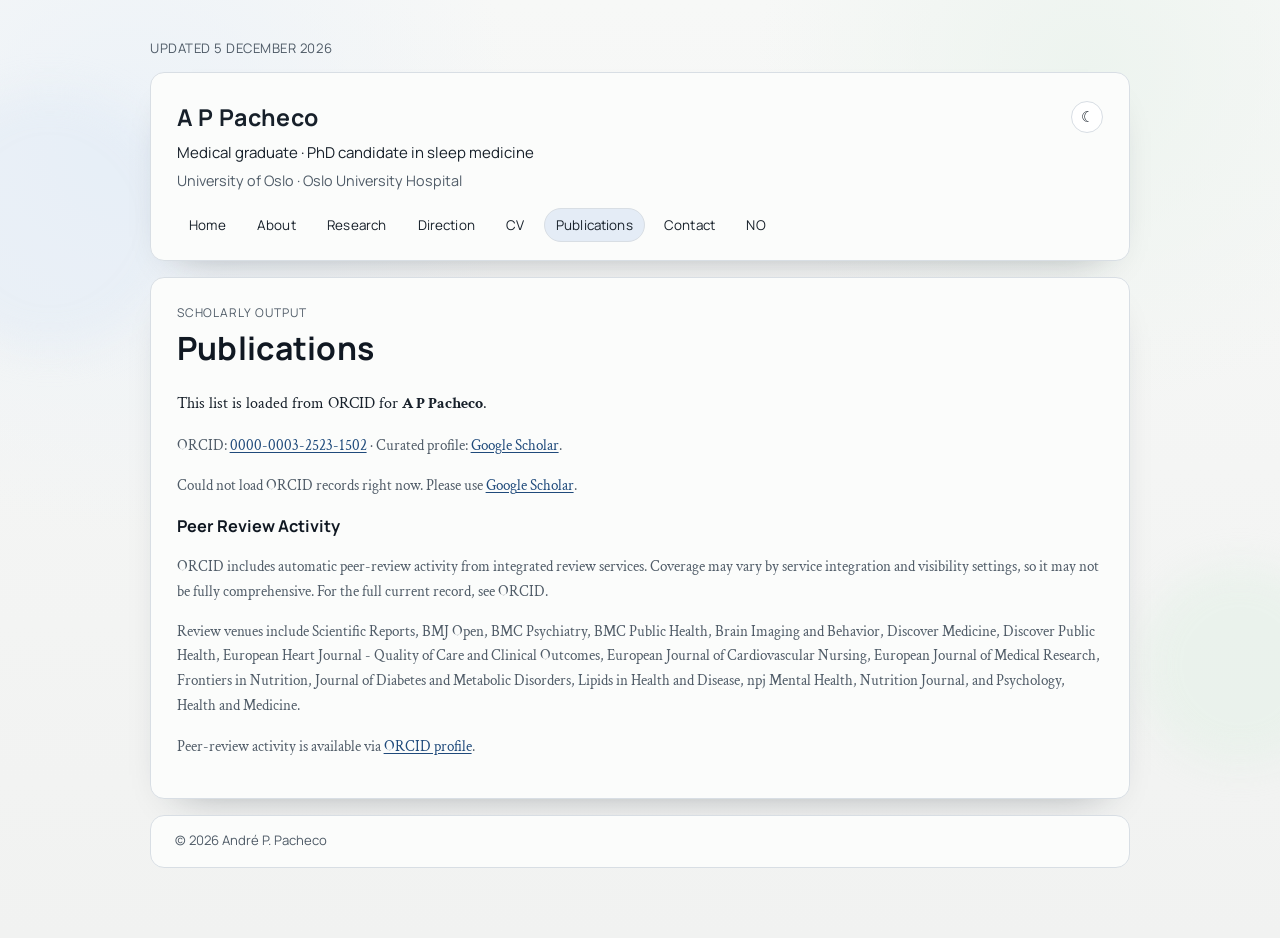
<file: publications.html>
<!DOCTYPE html>
<html lang="en">
<head>
  <meta charset="utf-8">
  <title>Publications | A P Pacheco</title>
  <meta name="viewport" content="width=device-width, initial-scale=1">
  <meta name="description" content="Publication profile for A P Pacheco.">
  <link rel="stylesheet" href="styles.css">
</head>
<body>
  <div class="bg-shape bg-shape-a" aria-hidden="true"></div>
  <div class="bg-shape bg-shape-b" aria-hidden="true"></div>

  <div class="site">
    <div class="dateline" id="dateline"></div>

    <header class="site-header">
      <div class="header-top">
        <a class="nameplate" href="index.html">A P Pacheco</a>
        <button class="theme-toggle" type="button" aria-label="Toggle dark mode" title="Toggle dark mode">
          <span class="theme-icon" aria-hidden="true">&#9789;</span>
          <span class="sr-only">Toggle dark mode</span>
        </button>
      </div>
      <p class="roleline">Medical graduate · PhD candidate in sleep medicine</p>
      <p class="affiliation">University of Oslo · Oslo University Hospital</p>
      <nav class="site-nav" aria-label="Primary">
        <a href="index.html">Home</a>
        <a href="about.html">About</a>
        <a href="research.html">Research</a>
        <a href="future.html">Direction</a>
        <a href="docs.html">CV</a>
        <a href="publications.html" aria-current="page">Publications</a>
        <a href="contact.html">Contact</a>
        <a href="publications-no.html" lang="no" hreflang="no">NO</a>
      </nav>
    </header>

    <main>
      <section class="panel">
        <p class="eyebrow">Scholarly Output</p>
        <h1>Publications</h1>
        <p>This list is loaded from ORCID for <strong>A P Pacheco</strong>.</p>
        <p class="small">ORCID: <a href="https://orcid.org/0000-0003-2523-1502" target="_blank" rel="noopener">0000-0003-2523-1502</a> · Curated profile: <a href="https://scholar.google.com/citations?user=V2PIw6MAAAAJ&hl=en" target="_blank" rel="noopener">Google Scholar</a>.</p>
        <div id="pub-status" class="pub-status">Loading publications from ORCID...</div>
        <ol id="pub-list" class="pub-list" aria-live="polite"></ol>
        <h2>Peer Review Activity</h2>
        <p class="small">ORCID includes automatic peer-review activity from integrated review services. Coverage may vary by service integration and visibility settings, so it may not be fully comprehensive. For the full current record, see ORCID.</p>
        <p class="small">Review venues include Scientific Reports, BMJ Open, BMC Psychiatry, BMC Public Health, Brain Imaging and Behavior, Discover Medicine, Discover Public Health, European Heart Journal - Quality of Care and Clinical Outcomes, European Journal of Cardiovascular Nursing, European Journal of Medical Research, Frontiers in Nutrition, Journal of Diabetes and Metabolic Disorders, Lipids in Health and Disease, npj Mental Health, Nutrition Journal, and Psychology, Health and Medicine.</p>
        <p id="review-status" class="pub-status">Loading peer-review activity from ORCID...</p>
        <ul id="review-list" class="pub-list" aria-live="polite"></ul>
      </section>
    </main>

    <footer class="site-footer">© <span id="y"></span> André P. Pacheco</footer>
  </div>

  <script src="site.js"></script>
  <script>
    const orcidId = '0000-0003-2523-1502';
    const orcidRecordUrl = `https://orcid.org/${orcidId}`;
    const scholarUrl = 'https://scholar.google.com/citations?user=V2PIw6MAAAAJ&hl=en';
    const statusEl = document.getElementById('pub-status');
    const listEl = document.getElementById('pub-list');
    const reviewStatusEl = document.getElementById('review-status');
    const reviewListEl = document.getElementById('review-list');
    const orcidWorksUrl = `https://pub.orcid.org/v3.0/${orcidId}/works`;
    const orcidPeerReviewUrl = `https://pub.orcid.org/v3.0/${orcidId}/peer-reviews`;
    const orcidPersonUrl = `https://pub.orcid.org/v3.0/${orcidId}/person`;
    let selfProfile = {
      familyTokens: ['pacheco'],
      givenTokens: ['andre'],
      initialsTokens: ['ap'],
      displayTokens: ['andre pacheco', 'andre p pacheco', 'a p pacheco']
    };

    function datePartsFromOrcid(summary) {
      const year = Number(summary?.['publication-date']?.year?.value || 0);
      const month = Number(summary?.['publication-date']?.month?.value || 0);
      const day = Number(summary?.['publication-date']?.day?.value || 0);
      return { year, month, day };
    }

    function dateScore(parts) {
      return (parts.year || 0) * 10000 + (parts.month || 0) * 100 + (parts.day || 0);
    }

    function firstExternalId(summary, desiredType) {
      const ids = summary?.['external-ids']?.['external-id'] || [];
      return ids.find((entry) => (entry['external-id-type'] || '').toLowerCase() === desiredType);
    }

    function workDoi(summary) {
      const raw = (firstExternalId(summary, 'doi')?.['external-id-value'] || '').trim();
      if (!raw) {
        return null;
      }
      return raw
        .replace(/^https?:\/\/(dx\.)?doi\.org\//i, '')
        .replace(/^doi:\s*/i, '')
        .trim();
    }

    function preferredLink(summary) {
      const doi = workDoi(summary);
      if (doi) {
        return `https://doi.org/${doi}`;
      }

      const piiEntry = firstExternalId(summary, 'pmid');
      if (piiEntry?.['external-id-value']) {
        return `https://pubmed.ncbi.nlm.nih.gov/${piiEntry['external-id-value']}/`;
      }

      const idEntries = summary?.['external-ids']?.['external-id'] || [];
      for (const entry of idEntries) {
        const url = entry?.['external-id-url']?.value;
        if (url) {
          return url;
        }
      }

      return summary?.url?.value || scholarUrl;
    }

    function workTitle(summary) {
      const title = summary?.title?.title?.value;
      if (title) {
        return title;
      }
      return 'Untitled';
    }

    function sourceTitle(summary) {
      const journal = summary?.['journal-title']?.value;
      if (journal) {
        return journal;
      }
      const type = summary?.type || '';
      return type ? type.replace(/_/g, ' ').toLowerCase() : 'Source unavailable';
    }

    function normalizeName(name) {
      return (name || '')
        .normalize('NFD')
        .replace(/[\u0300-\u036f]/g, '')
        .toLowerCase()
        .trim();
    }

    function dedupe(values) {
      return Array.from(new Set(values.filter(Boolean)));
    }

    function initialsFromName(name) {
      return normalizeName(name)
        .split(/\s+/)
        .filter(Boolean)
        .map((part) => part[0])
        .join('');
    }

    function buildSelfProfileFromPerson(person) {
      const given = normalizeName(person?.name?.['given-names']?.value || '');
      const family = normalizeName(person?.name?.['family-name']?.value || '');
      const otherNames = (person?.['other-names']?.['other-name'] || [])
        .map((entry) => normalizeName(entry?.content || ''))
        .filter(Boolean);

      const displayTokens = dedupe([
        [given, family].filter(Boolean).join(' ').trim(),
        ...otherNames,
        ...selfProfile.displayTokens
      ]);
      const initialsTokens = dedupe([
        ...displayTokens.map((name) => initialsFromName(name)),
        ...selfProfile.initialsTokens
      ]);
      const familyTokens = dedupe([
        ...family.split(/\s+/),
        ...selfProfile.familyTokens
      ]);
      const givenTokens = dedupe([
        ...given.split(/\s+/),
        ...selfProfile.givenTokens
      ]);

      return {
        familyTokens,
        givenTokens,
        initialsTokens,
        displayTokens
      };
    }

    async function loadSelfProfile() {
      try {
        const response = await fetch(orcidPersonUrl, { headers: { Accept: 'application/json' } });
        if (!response.ok) {
          return;
        }
        const person = await response.json();
        selfProfile = buildSelfProfileFromPerson(person);
      } catch (error) {
        // Keep defaults when ORCID person profile is unavailable.
      }
    }

    function isSelfAuthor(name) {
      const normalized = normalizeName(name);
      if (!normalized) {
        return false;
      }

      const familyMatch = selfProfile.familyTokens.some((token) => normalized.includes(token));
      if (!familyMatch) {
        return false;
      }

      if (selfProfile.displayTokens.includes(normalized)) {
        return true;
      }

      if (selfProfile.givenTokens.some((token) => normalized.includes(token))) {
        return true;
      }

      const initials = initialsFromName(normalized);
      if (selfProfile.initialsTokens.some((token) => initials.startsWith(token))) {
        return true;
      }

      return /\ba\.?\s*p\.?\b/.test(normalized) || /\bap\b/.test(normalized);
    }

    function uniqueNames(names) {
      const seen = new Set();
      const result = [];
      names.forEach((name) => {
        const clean = (name || '').trim();
        const key = normalizeName(clean);
        if (!clean || !key || seen.has(key)) {
          return;
        }
        seen.add(key);
        result.push(clean);
      });
      return result;
    }

    function extractContributors(node) {
      const contributors = node?.contributors?.contributor || [];
      const names = contributors
        .map((entry) => entry?.['credit-name']?.value || '')
        .filter(Boolean);
      return uniqueNames(names);
    }

    async function fetchWorkDetail(summary) {
      const putCode = summary?.['put-code'];
      if (!putCode) {
        return null;
      }
      const url = `https://pub.orcid.org/v3.0/${orcidId}/work/${putCode}`;
      const response = await fetch(url, { headers: { Accept: 'application/json' } });
      if (!response.ok) {
        throw new Error(`ORCID work HTTP ${response.status}`);
      }
      return response.json();
    }

    async function fetchAuthorsFromCrossref(doi) {
      if (!doi) {
        return [];
      }
      const response = await fetch(`https://api.crossref.org/works/${encodeURIComponent(doi)}`, {
        headers: { Accept: 'application/json' }
      });
      if (!response.ok) {
        throw new Error(`Crossref HTTP ${response.status}`);
      }
      const data = await response.json();
      const authors = Array.isArray(data?.message?.author) ? data.message.author : [];
      const names = authors
        .map((author) => [author.given, author.family].filter(Boolean).join(' ').trim())
        .filter(Boolean);
      return uniqueNames(names);
    }

    async function resolveAuthors(summary) {
      const fromSummary = extractContributors(summary);
      if (fromSummary.length) {
        return fromSummary;
      }

      try {
        const detail = await fetchWorkDetail(summary);
        const fromDetail = extractContributors(detail);
        if (fromDetail.length) {
          return fromDetail;
        }
      } catch (error) {
        // Ignore and continue to DOI fallback.
      }

      try {
        const doi = workDoi(summary);
        return await fetchAuthorsFromCrossref(doi);
      } catch (error) {
        return [];
      }
    }

    async function mapWithConcurrency(items, limit, mapper) {
      const results = new Array(items.length);
      let cursor = 0;

      async function worker() {
        while (cursor < items.length) {
          const index = cursor;
          cursor += 1;
          results[index] = await mapper(items[index], index);
        }
      }

      const workers = Array.from({ length: Math.min(limit, items.length) }, () => worker());
      await Promise.all(workers);
      return results;
    }

    function appendAuthorsLine(container, authors) {
      if (!authors.length) {
        return;
      }

      const line = document.createElement('p');
      line.className = 'pub-authors';
      line.appendChild(document.createTextNode('Authors: '));

      authors.forEach((author, index) => {
        if (index > 0) {
          line.appendChild(document.createTextNode(', '));
        }
        if (isSelfAuthor(author)) {
          const strong = document.createElement('strong');
          strong.textContent = author;
          line.appendChild(strong);
        } else {
          line.appendChild(document.createTextNode(author));
        }
      });

      container.appendChild(line);
    }

    function renderPublications(records) {
      listEl.innerHTML = '';
      if (!records.length) {
        statusEl.innerHTML =
          `No ORCID works are currently visible. Use <a href="${scholarUrl}" target="_blank" rel="noopener">Google Scholar</a>.`;
        return;
      }

      const withAuthors = records.filter((record) => record.authors.length > 0).length;
      statusEl.textContent =
        withAuthors > 0
          ? `${records.length} publication(s) loaded from ORCID (${withAuthors} with author lists).`
          : `${records.length} publication(s) loaded from ORCID.`;

      records.forEach((record) => {
        const summary = record.summary;
        const li = document.createElement('li');
        li.className = 'pub-item';

        const title = workTitle(summary);
        const year = datePartsFromOrcid(summary).year;
        const source = sourceTitle(summary);
        const link = preferredLink(summary);
        const doi = workDoi(summary);

        const heading = document.createElement('h2');
        heading.className = 'pub-title';

        const titleLink = document.createElement('a');
        titleLink.href = link;
        titleLink.target = '_blank';
        titleLink.rel = 'noopener';
        titleLink.textContent = title;
        heading.appendChild(titleLink);

        const meta = document.createElement('p');
        meta.className = 'pub-meta';
        meta.textContent = `${year || 'Year n/a'} · ${source}`;

        li.appendChild(heading);
        appendAuthorsLine(li, record.authors);
        li.appendChild(meta);

        if (doi) {
          const actions = document.createElement('p');
          actions.className = 'pub-actions';
          const doiLink = document.createElement('a');
          doiLink.href = `https://doi.org/${doi}`;
          doiLink.target = '_blank';
          doiLink.rel = 'noopener';
          doiLink.textContent = `DOI: ${doi}`;
          actions.appendChild(doiLink);
          li.appendChild(actions);
        }

        listEl.appendChild(li);
      });
    }

    async function loadPublicationsFromOrcid() {
      try {
        await loadSelfProfile();

        const response = await fetch(orcidWorksUrl, { headers: { Accept: 'application/json' } });
        if (!response.ok) {
          throw new Error(`ORCID HTTP ${response.status}`);
        }

        const data = await response.json();
        const groups = Array.isArray(data?.group) ? data.group : [];
        const summaries = [];

        groups.forEach((group) => {
          const summary = Array.isArray(group['work-summary']) ? group['work-summary'][0] : null;
          if (summary) {
            summaries.push(summary);
          }
        });

        summaries.sort((a, b) => dateScore(datePartsFromOrcid(b)) - dateScore(datePartsFromOrcid(a)));
        const limited = summaries.slice(0, 30);
        const records = await mapWithConcurrency(limited, 6, async (summary) => ({
          summary,
          authors: await resolveAuthors(summary)
        }));
        renderPublications(records);
      } catch (error) {
        statusEl.innerHTML =
          `Could not load ORCID records right now. Please use <a href="${scholarUrl}" target="_blank" rel="noopener">Google Scholar</a>.`;
      }
    }

    function reviewSourceName(entry) {
      const raw =
        entry?.['convening-organization']?.name ||
        entry?.['review-group-id'] ||
        'Unspecified source';
      const key = normalizeName(raw);
      if (key === 'ehj-qcco') {
        return 'European Heart Journal - Quality of Care and Clinical Outcomes';
      }
      if (key === 'ejcn') {
        return 'European Journal of Cardiovascular Nursing';
      }
      return raw;
    }

    function renderPeerReviews(entries, groupCount) {
      reviewListEl.innerHTML = '';
      if (!entries.length) {
        reviewStatusEl.innerHTML =
          `Peer-review activity is available via <a href="${orcidRecordUrl}" target="_blank" rel="noopener">ORCID profile</a>.`;
        return;
      }

      const counts = new Map();
      entries.forEach((entry) => {
        const source = reviewSourceName(entry);
        counts.set(source, (counts.get(source) || 0) + 1);
      });

      const sorted = Array.from(counts.entries()).sort((a, b) => b[1] - a[1]);
      reviewStatusEl.textContent =
        `Peer review (${entries.length} reviews for ${groupCount} publications/grants)`;

      sorted.forEach(([source, count]) => {
        const li = document.createElement('li');
        li.className = 'pub-item';

        const title = document.createElement('p');
        title.className = 'pub-title';
        title.textContent = `Review activity for ${source}`;

        const meta = document.createElement('p');
        meta.className = 'pub-meta';
        meta.textContent = `(${count})`;

        li.appendChild(title);
        li.appendChild(meta);
        reviewListEl.appendChild(li);
      });
    }

    async function loadPeerReviewsFromOrcid() {
      try {
        const response = await fetch(orcidPeerReviewUrl, { headers: { Accept: 'application/json' } });
        if (!response.ok) {
          throw new Error(`ORCID peer-review HTTP ${response.status}`);
        }

        const data = await response.json();
        const groups = Array.isArray(data?.group) ? data.group : [];
        const summaries = [];

        groups.forEach((group) => {
          const entries = Array.isArray(group['peer-review-summary']) ? group['peer-review-summary'] : [];
          entries.forEach((entry) => summaries.push(entry));
        });

        renderPeerReviews(summaries, groups.length);
      } catch (error) {
        reviewStatusEl.innerHTML =
          `Peer-review activity is available via <a href="${orcidRecordUrl}" target="_blank" rel="noopener">ORCID profile</a>.`;
      }
    }

    loadPublicationsFromOrcid();
    loadPeerReviewsFromOrcid();
  </script>
</body>
</html>
</file>
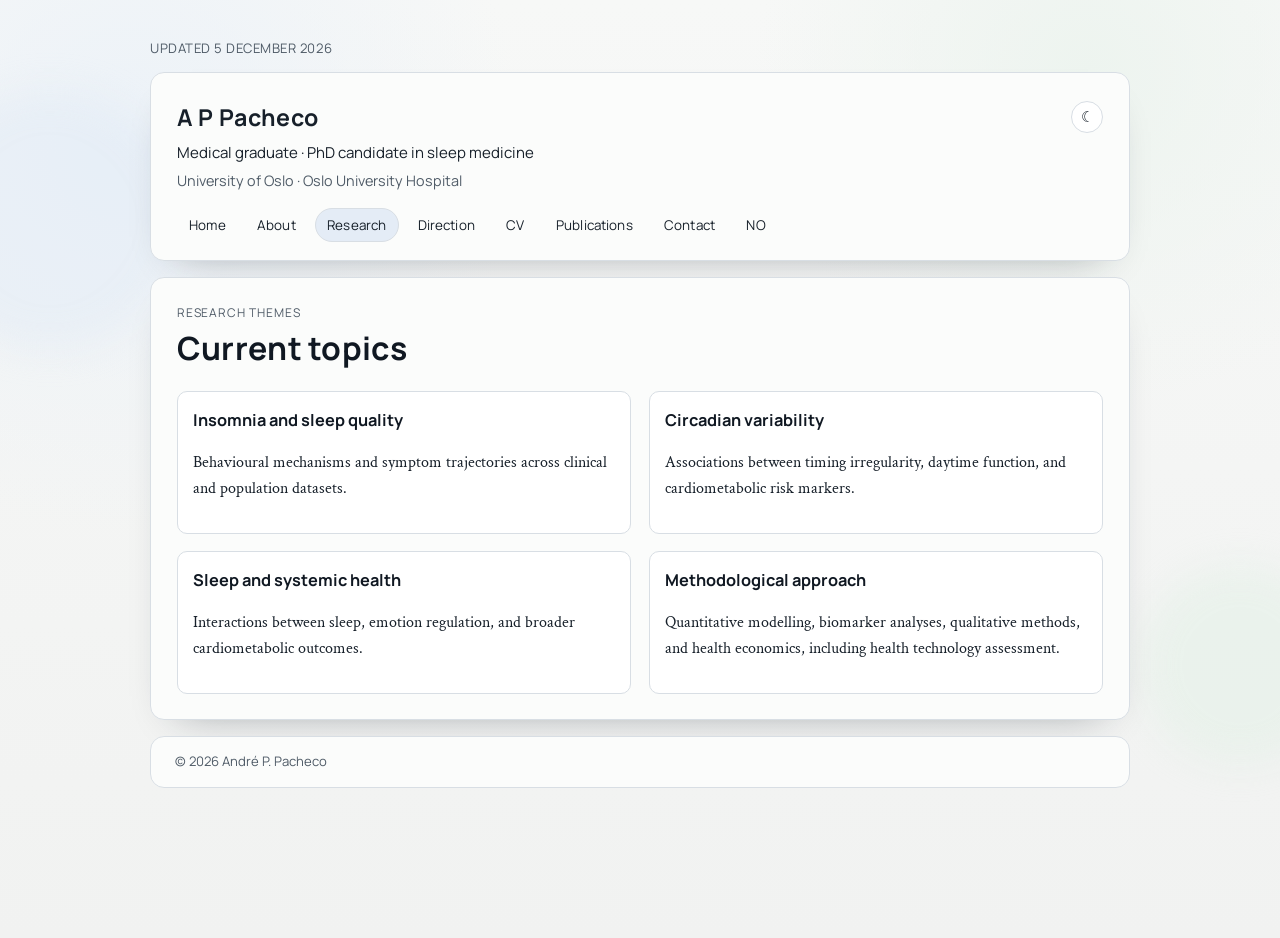
<file: research.html>
<!DOCTYPE html>
<html lang="en">
<head>
  <meta charset="utf-8">
  <title>Research | A P Pacheco</title>
  <meta name="viewport" content="width=device-width, initial-scale=1">
  <meta name="description" content="Research themes in insomnia, circadian biology, and cardiometabolic health.">
  <link rel="stylesheet" href="styles.css">
</head>
<body>
  <div class="bg-shape bg-shape-a" aria-hidden="true"></div>
  <div class="bg-shape bg-shape-b" aria-hidden="true"></div>

  <div class="site">
    <div class="dateline" id="dateline"></div>

    <header class="site-header">
      <div class="header-top">
        <a class="nameplate" href="index.html">A P Pacheco</a>
        <button class="theme-toggle" type="button" aria-label="Toggle dark mode" title="Toggle dark mode">
          <span class="theme-icon" aria-hidden="true">&#9789;</span>
          <span class="sr-only">Toggle dark mode</span>
        </button>
      </div>
      <p class="roleline">Medical graduate · PhD candidate in sleep medicine</p>
      <p class="affiliation">University of Oslo · Oslo University Hospital</p>
      <nav class="site-nav" aria-label="Primary">
        <a href="index.html">Home</a>
        <a href="about.html">About</a>
        <a href="research.html" aria-current="page">Research</a>
        <a href="future.html">Direction</a>
        <a href="docs.html">CV</a>
        <a href="publications.html">Publications</a>
        <a href="contact.html">Contact</a>
        <a href="forskning.html" lang="no" hreflang="no">NO</a>
      </nav>
    </header>

    <main>
      <section class="panel">
        <p class="eyebrow">Research Themes</p>
        <h1>Current topics</h1>

        <div class="grid-two">
          <section>
            <h2>Insomnia and sleep quality</h2>
            <p>Behavioural mechanisms and symptom trajectories across clinical and population datasets.</p>
          </section>

          <section>
            <h2>Circadian variability</h2>
            <p>Associations between timing irregularity, daytime function, and cardiometabolic risk markers.</p>
          </section>

          <section>
            <h2>Sleep and systemic health</h2>
            <p>Interactions between sleep, emotion regulation, and broader cardiometabolic outcomes.</p>
          </section>

          <section>
            <h2>Methodological approach</h2>
            <p>Quantitative modelling, biomarker analyses, qualitative methods, and health economics, including health technology assessment.</p>
          </section>
        </div>
      </section>
    </main>

    <footer class="site-footer">© <span id="y"></span> André P. Pacheco</footer>
  </div>

  <script src="site.js"></script>
</body>
</html>
</file>
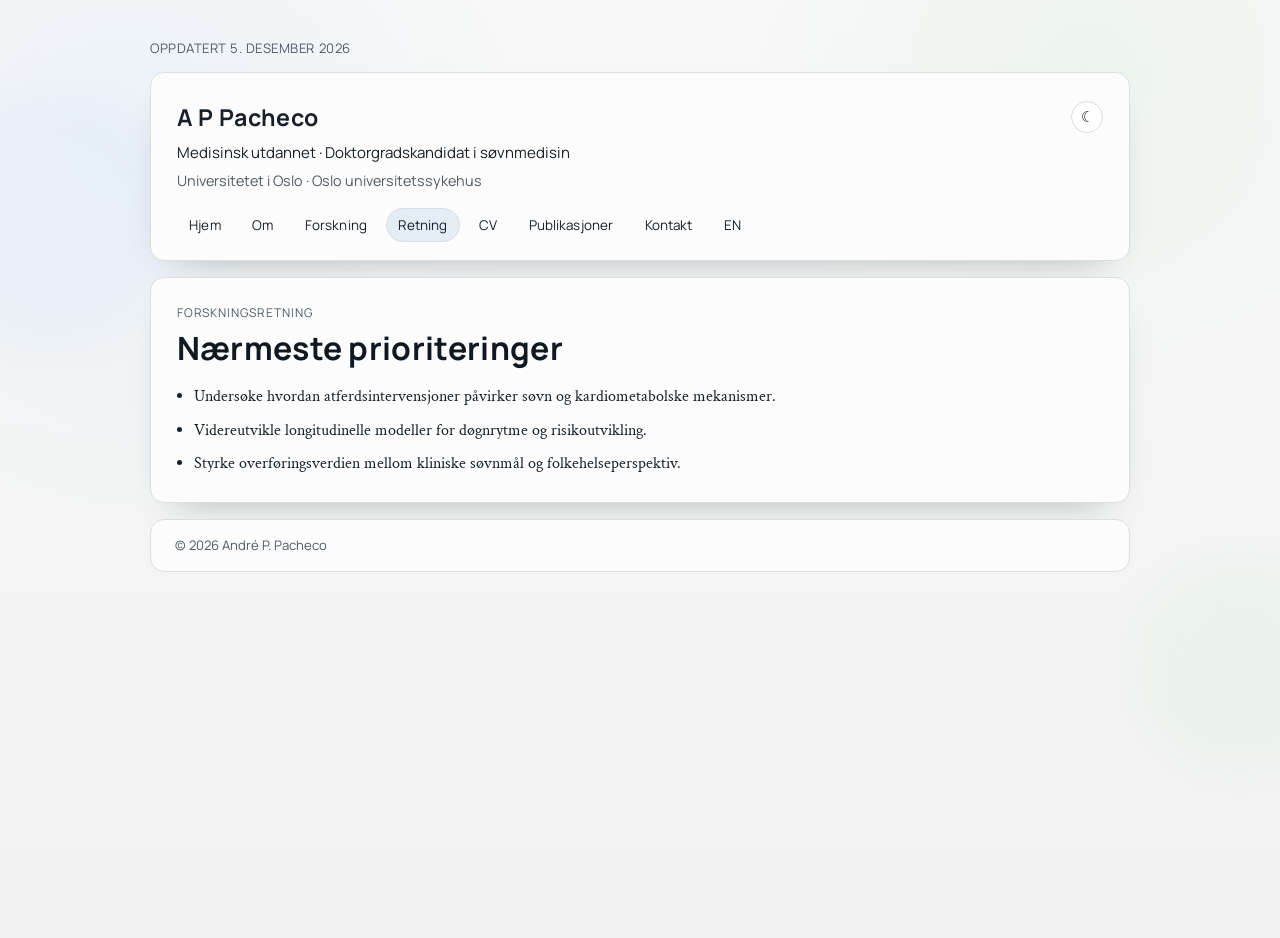
<file: videre.html>
<!DOCTYPE html>
<html lang="no">
<head>
  <meta charset="utf-8">
  <title>Retning | A P Pacheco</title>
  <meta name="viewport" content="width=device-width, initial-scale=1">
  <meta name="description" content="Videre forskningsretning innen søvnmedisin og kardiometabolsk helse.">
  <link rel="stylesheet" href="styles.css">
</head>
<body>
  <div class="bg-shape bg-shape-a" aria-hidden="true"></div>
  <div class="bg-shape bg-shape-b" aria-hidden="true"></div>

  <div class="site">
    <div class="dateline" id="dateline"></div>

    <header class="site-header">
      <div class="header-top">
        <a class="nameplate" href="index-no.html">A P Pacheco</a>
        <button class="theme-toggle" type="button" aria-label="Toggle dark mode" title="Toggle dark mode">
          <span class="theme-icon" aria-hidden="true">&#9789;</span>
          <span class="sr-only">Toggle dark mode</span>
        </button>
      </div>
      <p class="roleline">Medisinsk utdannet · Doktorgradskandidat i søvnmedisin</p>
      <p class="affiliation">Universitetet i Oslo · Oslo universitetssykehus</p>
      <nav class="site-nav" aria-label="Hovedmeny">
        <a href="index-no.html">Hjem</a>
        <a href="om.html">Om</a>
        <a href="forskning.html">Forskning</a>
        <a href="videre.html" aria-current="page">Retning</a>
        <a href="dokumenter.html">CV</a>
        <a href="publications-no.html">Publikasjoner</a>
        <a href="kontakt.html">Kontakt</a>
        <a href="future.html" lang="en" hreflang="en">EN</a>
      </nav>
    </header>

    <main>
      <section class="panel">
        <p class="eyebrow">Forskningsretning</p>
        <h1>Nærmeste prioriteringer</h1>
        <ul>
          <li>Undersøke hvordan atferdsintervensjoner påvirker søvn og kardiometabolske mekanismer.</li>
          <li>Videreutvikle longitudinelle modeller for døgnrytme og risikoutvikling.</li>
          <li>Styrke overføringsverdien mellom kliniske søvnmål og folkehelseperspektiv.</li>
        </ul>
      </section>
    </main>

    <footer class="site-footer">© <span id="y"></span> André P. Pacheco</footer>
  </div>

  <script src="site.js"></script>
</body>
</html>
</file>
<file: styles.css>
@import url('https://fonts.googleapis.com/css2?family=Crimson+Text:wght@400;600;700&family=Manrope:wght@500;600;700&display=swap');

:root {
  --surface: #fbfcfb;
  --surface-soft: #ffffff;
  --ink: #17202a;
  --muted: #4f5b67;
  --line: #d8dee4;
  --accent: #1f4a7b;
  --accent-soft: #e4ecf6;
  --heading: #101822;
  --lead: #1f2a36;
  --notice-bg: #f4f7fb;
  --notice-line: #c7d8ea;
  --bg-spot-a: #ecf2f8;
  --bg-spot-b: #edf4ef;
  --bg-top: #f7f8f7;
  --bg-bottom: #f1f2f1;
  --shape-a: #dde8f5;
  --shape-b: #dcefe1;
  --shadow: 0 18px 40px -28px rgba(22, 30, 43, 0.45);
  --nav-hover-bg: #f5f8fb;
  --max: 980px;
  --radius: 14px;
}

:root[data-theme='dark'] {
  --surface: #121920;
  --surface-soft: #18212a;
  --ink: #e7edf4;
  --muted: #a9b6c3;
  --line: #2b3946;
  --accent: #9cc7ff;
  --accent-soft: #233448;
  --heading: #edf3fa;
  --lead: #d3deea;
  --notice-bg: #1a2632;
  --notice-line: #33506d;
  --bg-spot-a: #1a2430;
  --bg-spot-b: #1b2a23;
  --bg-top: #0c1117;
  --bg-bottom: #0a0f14;
  --shape-a: #27415d;
  --shape-b: #2a4b36;
  --shadow: 0 20px 45px -30px rgba(0, 0, 0, 0.9);
  --nav-hover-bg: #1b2a3a;
}

@media (prefers-color-scheme: dark) {
  :root:not([data-theme='light']) {
    --surface: #121920;
    --surface-soft: #18212a;
    --ink: #e7edf4;
    --muted: #a9b6c3;
    --line: #2b3946;
    --accent: #9cc7ff;
    --accent-soft: #233448;
    --heading: #edf3fa;
    --lead: #d3deea;
    --notice-bg: #1a2632;
    --notice-line: #33506d;
    --bg-spot-a: #1a2430;
    --bg-spot-b: #1b2a23;
    --bg-top: #0c1117;
    --bg-bottom: #0a0f14;
    --shape-a: #27415d;
    --shape-b: #2a4b36;
    --shadow: 0 20px 45px -30px rgba(0, 0, 0, 0.9);
    --nav-hover-bg: #1b2a3a;
  }
}

* {
  box-sizing: border-box;
}

html {
  color-scheme: light dark;
}

html,
body {
  margin: 0;
  padding: 0;
}

body {
  min-height: 100vh;
  background:
    radial-gradient(circle at 10% 15%, var(--bg-spot-a) 0, transparent 28%),
    radial-gradient(circle at 85% 8%, var(--bg-spot-b) 0, transparent 24%),
    linear-gradient(180deg, var(--bg-top) 0%, var(--bg-bottom) 100%);
  color: var(--ink);
  font-family: 'Crimson Text', Georgia, serif;
  line-height: 1.65;
  transition: background-color 180ms ease, color 180ms ease;
}

a {
  color: var(--accent);
  text-underline-offset: 2px;
}

a:hover {
  text-decoration-thickness: 2px;
}

.bg-shape {
  position: fixed;
  pointer-events: none;
  z-index: -1;
  border-radius: 999px;
  filter: blur(18px);
  opacity: 0.36;
}

.bg-shape-a {
  width: 260px;
  height: 260px;
  top: 10vh;
  left: -80px;
  background: var(--shape-a);
}

.bg-shape-b {
  width: 200px;
  height: 200px;
  right: -60px;
  bottom: 15vh;
  background: var(--shape-b);
}

.site {
  width: min(100% - 2rem, var(--max));
  margin: 2rem auto;
}

.dateline {
  font-family: 'Manrope', 'Segoe UI', sans-serif;
  font-size: 0.82rem;
  letter-spacing: 0.04em;
  text-transform: uppercase;
  color: var(--muted);
  margin-bottom: 0.75rem;
}

.site-header,
.panel,
.site-footer {
  background: var(--surface);
  border: 1px solid var(--line);
  border-radius: var(--radius);
  box-shadow: var(--shadow);
}

.site-header {
  padding: 1.35rem 1.3rem 1rem;
}

.header-top {
  display: flex;
  align-items: center;
  justify-content: space-between;
  gap: 0.9rem;
}

.nameplate {
  display: inline-block;
  font-family: 'Manrope', 'Segoe UI', sans-serif;
  font-size: 1.45rem;
  font-weight: 700;
  color: var(--ink);
  text-decoration: none;
  letter-spacing: 0.015em;
}

.theme-toggle {
  width: 2rem;
  height: 2rem;
  border: 1px solid var(--line);
  border-radius: 999px;
  background: var(--surface-soft);
  color: var(--ink);
  display: inline-flex;
  align-items: center;
  justify-content: center;
  cursor: pointer;
  padding: 0;
  transition: border-color 120ms ease, background-color 120ms ease;
}

.theme-toggle:hover {
  border-color: var(--accent);
  background: var(--accent-soft);
}

.theme-toggle:focus-visible {
  outline: 2px solid var(--accent);
  outline-offset: 2px;
}

.theme-icon {
  font-size: 0.95rem;
  line-height: 1;
}

.sr-only {
  position: absolute;
  width: 1px;
  height: 1px;
  padding: 0;
  margin: -1px;
  overflow: hidden;
  clip: rect(0, 0, 0, 0);
  white-space: nowrap;
  border: 0;
}

.roleline {
  margin: 0.3rem 0 0;
  font-family: 'Manrope', 'Segoe UI', sans-serif;
  font-size: 0.94rem;
  color: var(--ink);
}

.affiliation {
  margin: 0.2rem 0 0.95rem;
  font-family: 'Manrope', 'Segoe UI', sans-serif;
  font-size: 0.9rem;
  color: var(--muted);
}

.site-nav {
  display: flex;
  flex-wrap: wrap;
  gap: 0.4rem;
}

.site-nav a {
  display: inline-block;
  font-family: 'Manrope', 'Segoe UI', sans-serif;
  font-size: 0.84rem;
  letter-spacing: 0.01em;
  text-decoration: none;
  color: var(--ink);
  border: 1px solid transparent;
  border-radius: 999px;
  padding: 0.32rem 0.72rem;
  transition: border-color 120ms ease, background-color 120ms ease;
}

.site-nav a:hover {
  border-color: var(--line);
  background: var(--nav-hover-bg);
}

.site-nav a[aria-current='page'] {
  border-color: var(--line);
  background: var(--accent-soft);
}

main {
  margin-top: 1rem;
}

.panel {
  padding: 1.4rem 1.25rem;
}

.panel + .panel {
  margin-top: 0.95rem;
}

.eyebrow {
  margin: 0;
  font-family: 'Manrope', 'Segoe UI', sans-serif;
  font-size: 0.75rem;
  letter-spacing: 0.08em;
  text-transform: uppercase;
  color: var(--muted);
}

h1,
h2,
h3 {
  color: var(--heading);
  margin-top: 0;
}

h1 {
  font-family: 'Manrope', 'Segoe UI', sans-serif;
  font-size: clamp(1.45rem, 2.8vw, 2rem);
  margin-bottom: 0.55rem;
  letter-spacing: 0.01em;
}

h2 {
  font-family: 'Manrope', 'Segoe UI', sans-serif;
  font-size: 1.02rem;
  margin-bottom: 0.45rem;
}

.lead {
  margin: 0.45rem 0 0;
  font-size: clamp(1.03rem, 2.1vw, 1.17rem);
  color: var(--lead);
}

.grid-two {
  display: grid;
  grid-template-columns: 1fr;
  gap: 1rem;
  margin-top: 1rem;
}

.grid-two > section {
  border: 1px solid var(--line);
  border-radius: 10px;
  padding: 0.9rem 0.95rem;
  background: var(--surface-soft);
}

ul {
  margin: 0.55rem 0 0;
  padding-left: 1.1rem;
}

li + li {
  margin-top: 0.45rem;
}

.timeline {
  list-style: none;
  padding: 0;
  margin: 0.6rem 0 0;
}

.timeline li {
  margin: 0;
  padding: 0.7rem 0;
  border-top: 1px solid var(--line);
}

.timeline li:first-child {
  border-top: 0;
  padding-top: 0;
}

.tl-years {
  display: inline-block;
  min-width: 110px;
  font-family: 'Manrope', 'Segoe UI', sans-serif;
  font-size: 0.82rem;
  letter-spacing: 0.02em;
  color: var(--muted);
}

.small {
  color: var(--muted);
  font-size: 0.94rem;
}

.notice {
  margin-top: 1rem;
  border-left: 3px solid var(--notice-line);
  padding: 0.55rem 0.75rem;
  background: var(--notice-bg);
  border-radius: 0 8px 8px 0;
}

.contact-list {
  list-style: none;
  padding: 0;
  margin: 0.25rem 0 0;
}

.contact-list li + li {
  margin-top: 0.35rem;
}

.pub-status {
  margin: 0.8rem 0 0;
  color: var(--muted);
  font-size: 0.95rem;
}

.pub-list {
  list-style: none;
  padding: 0;
  margin: 0.9rem 0 0;
}

.pub-item {
  margin: 0;
  padding: 0.85rem 0;
  border-top: 1px solid var(--line);
}

.pub-item:first-child {
  border-top: 0;
  padding-top: 0;
}

.pub-title {
  margin: 0;
  font-size: 1.02rem;
  line-height: 1.5;
}

.pub-meta {
  margin: 0.25rem 0 0;
  color: var(--muted);
  font-size: 0.92rem;
}

.pub-authors {
  margin: 0.3rem 0 0;
  font-size: 0.95rem;
}

.pub-actions {
  margin-top: 0.28rem;
}

.pub-actions a {
  font-size: 0.9rem;
}

.site-footer {
  margin-top: 1rem;
  padding: 0.8rem 1.1rem;
  font-family: 'Manrope', 'Segoe UI', sans-serif;
  font-size: 0.82rem;
  color: var(--muted);
}

@media (min-width: 740px) {
  .site {
    margin-top: 2.4rem;
    margin-bottom: 2.6rem;
  }

  .site-header {
    padding: 1.55rem 1.6rem 1.1rem;
  }

  .panel {
    padding: 1.55rem 1.6rem;
  }

  .site-footer {
    padding: 0.9rem 1.5rem;
  }

  .grid-two {
    grid-template-columns: 1fr 1fr;
    gap: 1.1rem;
  }
}

@media (max-width: 460px) {
  .site {
    width: min(100% - 1rem, var(--max));
    margin-top: 1.05rem;
  }

  .nameplate {
    font-size: 1.25rem;
  }

  .site-nav a {
    font-size: 0.8rem;
    padding: 0.3rem 0.63rem;
  }

  .panel,
  .site-header {
    border-radius: 12px;
  }
}
</file>
